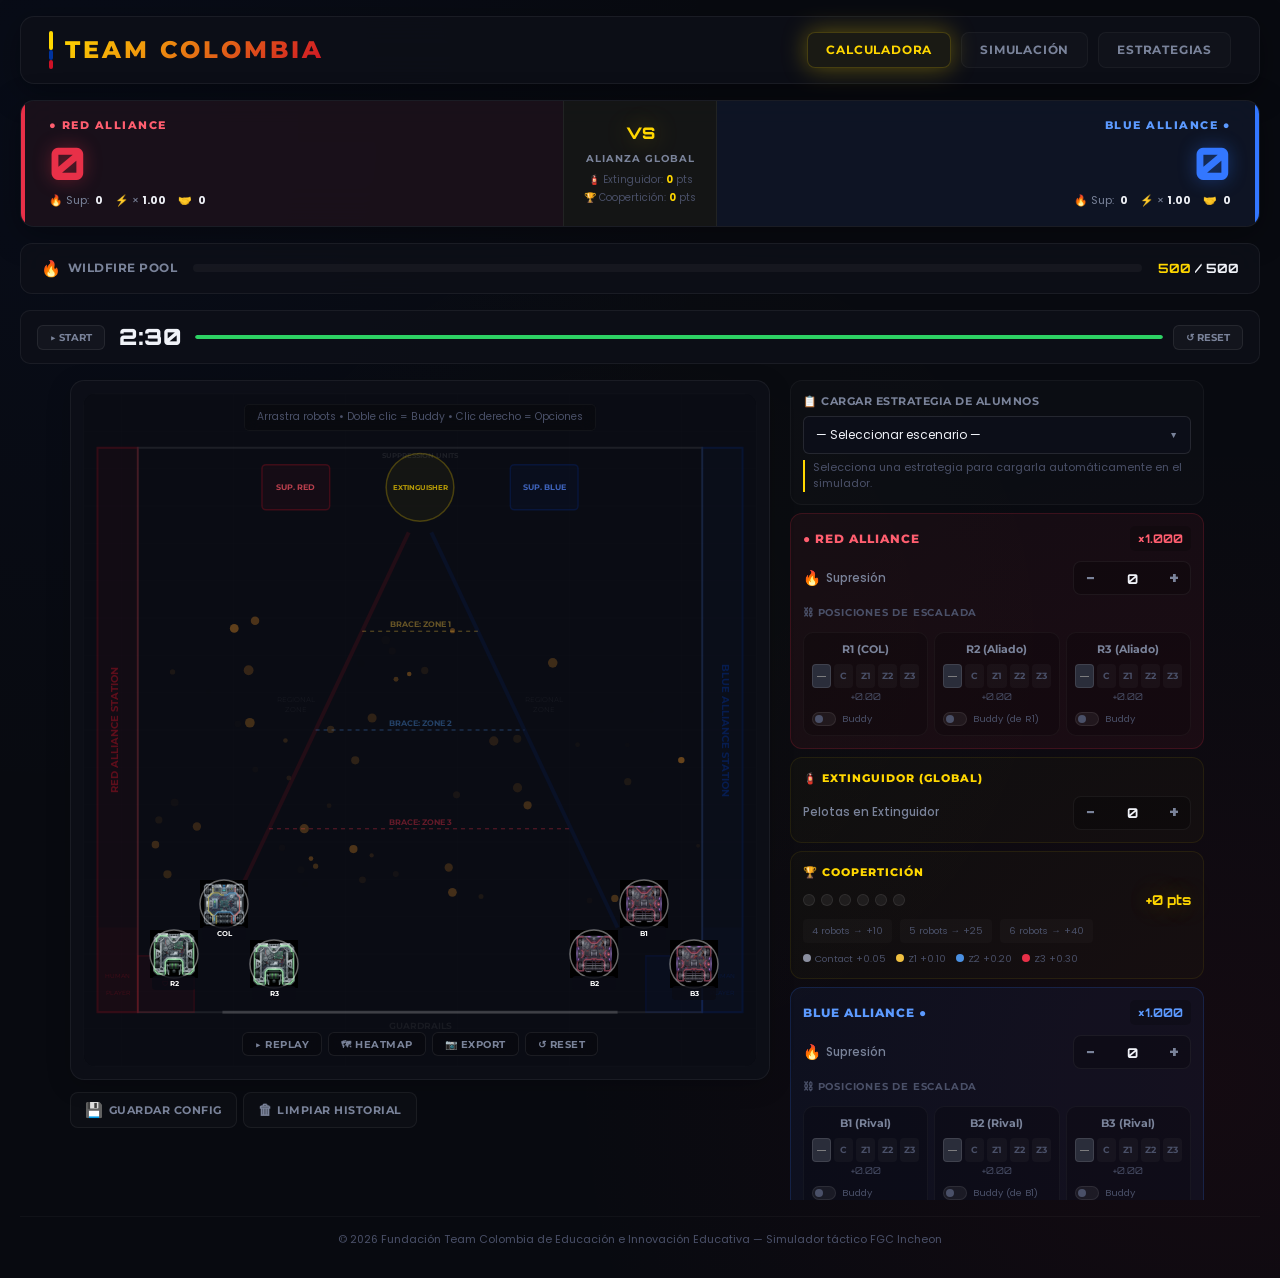
<file: index.html>
<!DOCTYPE html>
<html lang="es">
<head>
  <meta charset="UTF-8">
  <meta name="viewport" content="width=device-width, initial-scale=1.0">
  <title>Simulador de Juego FGC 2026 — Team Colombia | Igniting Innovation</title>
  <meta name="description" content="Simulador interactivo de puntuación para el FIRST Global Challenge 2026 Igniting Innovation. Calculadora visual con campo de juego tipo videojuego.">
  <link rel="icon" type="image/png" href="favicon.png">
  <link rel="preconnect" href="https://fonts.googleapis.com">
  <link rel="preconnect" href="https://fonts.gstatic.com" crossorigin>
  <link href="https://fonts.googleapis.com/css2?family=Montserrat:wght@400;600;700;800;900&family=Orbitron:wght@700;900&family=Poppins:wght@400;500;600&display=swap" rel="stylesheet">
  <link rel="stylesheet" href="style.css">
</head>
<body>
  <div class="app-container">

    <!-- ═══ Header ═══ -->
    <header class="app-header">
      <div class="logo-area">
        <span class="flag-stripe yellow"></span>
        <span class="flag-stripe blue"></span>
        <span class="flag-stripe red"></span>
        <h1>TEAM COLOMBIA</h1>
      </div>
      <nav class="nav-area">
        <a href="index.html" class="nav-link active">Calculadora</a>
        <a href="simulacion.html" class="nav-link">Simulación</a>
        <a href="estrategias.html" class="nav-link">Estrategias</a>
      </nav>
    </header>

    <!-- ═══ VS Scoreboard ═══ -->
    <div class="vs-scoreboard">
      <div class="vs-alliance red">
        <div class="vs-alliance-label">● RED ALLIANCE</div>
        <div class="vs-score" id="redTotalScore">0</div>
        <div class="vs-breakdown">
          <span>🔥 Sup: <strong id="redSupDisplay">0</strong></span>
          <span>⚡ ×<strong id="redMultDisplay">1.00</strong></span>
          <span>🤝 <strong id="redPartnerDisplay">0</strong></span>
        </div>
      </div>
      <div class="vs-center">
        <div class="vs-badge">VS</div>
        <div class="vs-global-label">Alianza Global</div>
        <div class="vs-global-items">
          <span>🧯 Extinguidor: <strong id="globalExtDisplay">0</strong> pts</span>
          <span>🏆 Coopertición: <strong id="globalCooptDisplay">0</strong> pts</span>
        </div>
      </div>
      <div class="vs-alliance blue">
        <div class="vs-alliance-label">BLUE ALLIANCE ●</div>
        <div class="vs-score" id="blueTotalScore">0</div>
        <div class="vs-breakdown">
          <span>🔥 Sup: <strong id="blueSupDisplay">0</strong></span>
          <span>⚡ ×<strong id="blueMultDisplay">1.00</strong></span>
          <span>🤝 <strong id="bluePartnerDisplay">0</strong></span>
        </div>
      </div>
    </div>

    <!-- ═══ Wildfire Pool ═══ -->
    <div class="wildfire-pool-bar">
      <div class="pool-label"><span class="fire-icon">🔥</span> WILDFIRE POOL</div>
      <div class="pool-track">
        <div class="pool-fill" id="poolFill">
          <div class="pool-fill-red" id="poolRed"></div>
          <div class="pool-fill-ext" id="poolExt"></div>
          <div class="pool-fill-blue" id="poolBlue"></div>
        </div>
      </div>
      <div class="pool-count"><span class="remaining" id="poolRemaining">500</span> / 500</div>
    </div>

    <!-- ═══ Timer Bar ═══ -->
    <div class="timer-bar">
      <button class="timer-btn" id="timerStartBtn">▶ START</button>
      <div class="timer-display" id="timerDisplay">2:30</div>
      <div class="timer-progress">
        <div class="timer-progress-fill" id="timerFill" style="width:100%"></div>
      </div>
      <button class="timer-btn" id="timerResetBtn">↺ RESET</button>
    </div>

    <!-- ═══ Main Workspace ═══ -->
    <div class="workspace">

      <!-- ─── Left: Field + Actions ─── -->
      <div class="field-panel">
        <div class="card" style="padding:12px;">
          <div class="canvas-wrapper">
            <canvas id="fieldCanvas" width="700" height="700"></canvas>
            <div class="canvas-tooltip" id="canvasTooltip">Arrastra robots • Doble clic = Buddy • Clic derecho = Opciones</div>
            <div class="canvas-hud">
              <button class="hud-btn" id="hudReplay">▶ Replay</button>
              <button class="hud-btn" id="hudHeatmap">🗺 Heatmap</button>
              <button class="hud-btn" id="hudExport">📷 Export</button>
              <button class="hud-btn" id="hudReset">↺ Reset</button>
            </div>
          </div>
        </div>

        <!-- Field Actions -->
        <div class="field-actions">
          <button class="action-btn" id="btnSaveConfig"><span class="icon">💾</span> Guardar Config</button>
          <button class="action-btn" id="btnClearLeaderboard"><span class="icon">🗑</span> Limpiar Historial</button>
        </div>

        <!-- Leaderboard -->
        <div class="card leaderboard-section" id="leaderboardCard" style="display:none;">
          <div class="card-header">
            <h3>🏆 LEADERBOARD DE CONFIGURACIONES</h3>
            <span class="badge">LOCAL</span>
          </div>
          <table class="leaderboard-table">
            <thead>
              <tr><th>#</th><th>Nombre</th><th>Red</th><th>Blue</th><th>Total</th></tr>
            </thead>
            <tbody id="leaderboardBody"></tbody>
          </table>
        </div>
      </div>

      <!-- ─── Right: Calculator Panel ─── -->
      <div class="calc-panel">

        <!-- Preset Selector -->
        <div class="preset-section">
          <label>📋 Cargar Estrategia de Alumnos</label>
          
          <!-- Hidden native select for engine compatibility -->
          <select id="presetSelect" style="display: none;">
            <option value="" disabled selected>— Seleccionar escenario —</option>
            <optgroup label="Equipo 1: Tania">
              <option value="tania_0">Peor Escenario (Buen Robot)</option>
              <option value="tania_1">Mismo Escenario + Rivales</option>
              <option value="tania_2">Mejor Escenario</option>
            </optgroup>
            <optgroup label="Equipo 2: Moncada & Ángel">
              <option value="moncada_0">Peor Escenario</option>
              <option value="moncada_1">Mismo Escenario + Rivales</option>
              <option value="moncada_2">2do Mejor Escenario</option>
              <option value="moncada_3">Mejor Escenario</option>
            </optgroup>
            <optgroup label="Equipo 3: Jhon & MdlA">
              <option value="jhon_0">Peor Escenario</option>
              <option value="jhon_1">Mejor Escenario</option>
            </optgroup>
            <optgroup label="Equipo 4: Sergio">
              <option value="team4_0">Peor Escenario</option>
              <option value="team4_1">Mejor Escenario</option>
            </optgroup>
          </select>

          <!-- Custom dropdown markup -->
          <div class="custom-dropdown" id="customPresetDropdown">
            <div class="dropdown-trigger" id="dropdownTrigger">
              <span id="dropdownSelectedValue">— Seleccionar escenario —</span>
              <span class="dropdown-arrow">▼</span>
            </div>
            <div class="dropdown-menu" id="dropdownMenu">
              <div class="dropdown-group">Equipo 1: Tania</div>
              <div class="dropdown-item" data-value="tania_0">Peor Escenario (Buen Robot)</div>
              <div class="dropdown-item" data-value="tania_1">Mismo Escenario + Rivales</div>
              <div class="dropdown-item" data-value="tania_2">Mejor Escenario</div>
              
              <div class="dropdown-group">Equipo 2: Moncada & Ángel</div>
              <div class="dropdown-item" data-value="moncada_0">Peor Escenario</div>
              <div class="dropdown-item" data-value="moncada_1">Mismo Escenario + Rivales</div>
              <div class="dropdown-item" data-value="moncada_2">2do Mejor Escenario</div>
              <div class="dropdown-item" data-value="moncada_3">Mejor Escenario</div>
              
              <div class="dropdown-group">Equipo 3: Jhon & MdlA</div>
              <div class="dropdown-item" data-value="jhon_0">Peor Escenario</div>
              <div class="dropdown-item" data-value="jhon_1">Mejor Escenario</div>
              
              <div class="dropdown-group">Equipo 4: Sergio</div>
              <div class="dropdown-item" data-value="team4_0">Peor Escenario</div>
              <div class="dropdown-item" data-value="team4_1">Mejor Escenario</div>
            </div>
          </div>

          <div class="preset-desc" id="presetDesc">Selecciona una estrategia para cargarla automáticamente en el simulador.</div>
        </div>

        <!-- ═══ RED ALLIANCE CALCULATOR ═══ -->
        <div class="alliance-calc red-calc">
          <div class="alliance-calc-header">
            <div class="alliance-calc-title">● Red Alliance</div>
            <div class="multiplier-badge" id="redMultBadge">×1.000</div>
          </div>

          <!-- Suppression Stepper -->
          <div class="stepper-row">
            <div class="stepper-label"><span class="icon">🔥</span> Supresión</div>
            <div class="stepper">
              <button class="stepper-btn" data-target="redSup" data-delta="-5">−</button>
              <input type="number" class="stepper-value" id="redSup" value="0" min="0" max="500">
              <button class="stepper-btn" data-target="redSup" data-delta="5">+</button>
            </div>
          </div>

          <!-- Climb Positions -->
          <div class="climb-section-label">⛓ Posiciones de Escalada</div>
          <div class="climb-grid">
            <!-- Red Robot 1 -->
            <div class="robot-climb-card">
              <div class="robot-name">R1 (COL)</div>
              <div class="zone-selector" data-robot="redR1">
                <div class="zone-opt" data-zone="none">—</div>
                <div class="zone-opt" data-zone="contact">C</div>
                <div class="zone-opt" data-zone="z1">Z1</div>
                <div class="zone-opt" data-zone="z2">Z2</div>
                <div class="zone-opt" data-zone="z3">Z3</div>
              </div>
              <div class="zone-bonus" id="redR1Bonus">+0.00</div>
              <div class="buddy-toggle" data-buddy="redR1">
                <div class="buddy-switch"></div>
                <div class="buddy-label">Buddy</div>
              </div>
            </div>
            <!-- Red Robot 2 -->
            <div class="robot-climb-card">
              <div class="robot-name">R2 (Aliado)</div>
              <div class="zone-selector" data-robot="redR2">
                <div class="zone-opt" data-zone="none">—</div>
                <div class="zone-opt" data-zone="contact">C</div>
                <div class="zone-opt" data-zone="z1">Z1</div>
                <div class="zone-opt" data-zone="z2">Z2</div>
                <div class="zone-opt" data-zone="z3">Z3</div>
              </div>
              <div class="zone-bonus" id="redR2Bonus">+0.00</div>
              <div class="buddy-toggle" data-buddy="redR2">
                <div class="buddy-switch"></div>
                <div class="buddy-label">Buddy (de R1)</div>
              </div>
            </div>
            <!-- Red Robot 3 -->
            <div class="robot-climb-card">
              <div class="robot-name">R3 (Aliado)</div>
              <div class="zone-selector" data-robot="redR3">
                <div class="zone-opt" data-zone="none">—</div>
                <div class="zone-opt" data-zone="contact">C</div>
                <div class="zone-opt" data-zone="z1">Z1</div>
                <div class="zone-opt" data-zone="z2">Z2</div>
                <div class="zone-opt" data-zone="z3">Z3</div>
              </div>
              <div class="zone-bonus" id="redR3Bonus">+0.00</div>
              <div class="buddy-row" style="display: flex; align-items: center; justify-content: space-between; width: 100%; gap: 4px;">
                <div class="buddy-toggle" data-buddy="redR3" style="flex: 1; min-width: 0;">
                  <div class="buddy-switch"></div>
                  <div class="buddy-label">Buddy</div>
                </div>
                <select class="buddy-target-select" id="redR3Target">
                  <option value="redR1">de R1</option>
                  <option value="redR2">de R2</option>
                </select>
              </div>
            </div>
          </div>
        </div>

        <!-- ═══ EXTINGUISHER (Global) ═══ -->
        <div class="extinguisher-card">
          <div class="ext-header">🧯 Extinguidor (Global)</div>
          <div class="stepper-row">
            <div class="stepper-label">Pelotas en Extinguidor</div>
            <div class="stepper">
              <button class="stepper-btn" data-target="extSup" data-delta="-5">−</button>
              <input type="number" class="stepper-value" id="extSup" value="0" min="0" max="500">
              <button class="stepper-btn" data-target="extSup" data-delta="5">+</button>
            </div>
          </div>
        </div>

        <!-- ═══ COOPERTITION ═══ -->
        <div class="coopertition-card">
          <div class="coopertition-header">🏆 Coopertición</div>
          <div style="display:flex; align-items:center; gap:12px;">
            <div class="coopt-indicators" id="cooptDots">
              <div class="coopt-dot" data-idx="0"></div>
              <div class="coopt-dot" data-idx="1"></div>
              <div class="coopt-dot" data-idx="2"></div>
              <div class="coopt-dot" data-idx="3"></div>
              <div class="coopt-dot" data-idx="4"></div>
              <div class="coopt-dot" data-idx="5"></div>
            </div>
            <div class="coopt-bonus" id="cooptBonus">+0 pts</div>
          </div>
          <div class="coopt-tiers">
            <div class="coopt-tier" data-tier="4" id="tier4">4 robots → +10</div>
            <div class="coopt-tier" data-tier="5" id="tier5">5 robots → +25</div>
            <div class="coopt-tier" data-tier="6" id="tier6">6 robots → +40</div>
          </div>
          <div class="climb-legend">
            <div class="legend-item"><div class="legend-dot contact"></div> Contact +0.05</div>
            <div class="legend-item"><div class="legend-dot z1"></div> Z1 +0.10</div>
            <div class="legend-item"><div class="legend-dot z2"></div> Z2 +0.20</div>
            <div class="legend-item"><div class="legend-dot z3"></div> Z3 +0.30</div>
          </div>
        </div>

        <!-- ═══ BLUE ALLIANCE CALCULATOR ═══ -->
        <div class="alliance-calc blue-calc">
          <div class="alliance-calc-header">
            <div class="alliance-calc-title">Blue Alliance ●</div>
            <div class="multiplier-badge" id="blueMultBadge">×1.000</div>
          </div>

          <!-- Suppression Stepper -->
          <div class="stepper-row">
            <div class="stepper-label"><span class="icon">🔥</span> Supresión</div>
            <div class="stepper">
              <button class="stepper-btn" data-target="blueSup" data-delta="-5">−</button>
              <input type="number" class="stepper-value" id="blueSup" value="0" min="0" max="500">
              <button class="stepper-btn" data-target="blueSup" data-delta="5">+</button>
            </div>
          </div>

          <!-- Climb Positions -->
          <div class="climb-section-label">⛓ Posiciones de Escalada</div>
          <div class="climb-grid">
            <!-- Blue Robot 1 -->
            <div class="robot-climb-card">
              <div class="robot-name">B1 (Rival)</div>
              <div class="zone-selector" data-robot="blueR1">
                <div class="zone-opt" data-zone="none">—</div>
                <div class="zone-opt" data-zone="contact">C</div>
                <div class="zone-opt" data-zone="z1">Z1</div>
                <div class="zone-opt" data-zone="z2">Z2</div>
                <div class="zone-opt" data-zone="z3">Z3</div>
              </div>
              <div class="zone-bonus" id="blueR1Bonus">+0.00</div>
              <div class="buddy-toggle" data-buddy="blueR1">
                <div class="buddy-switch"></div>
                <div class="buddy-label">Buddy</div>
              </div>
            </div>
             <!-- Blue Robot 2 -->
            <div class="robot-climb-card">
              <div class="robot-name">B2 (Rival)</div>
              <div class="zone-selector" data-robot="blueR2">
                <div class="zone-opt" data-zone="none">—</div>
                <div class="zone-opt" data-zone="contact">C</div>
                <div class="zone-opt" data-zone="z1">Z1</div>
                <div class="zone-opt" data-zone="z2">Z2</div>
                <div class="zone-opt" data-zone="z3">Z3</div>
              </div>
              <div class="zone-bonus" id="blueR2Bonus">+0.00</div>
              <div class="buddy-toggle" data-buddy="blueR2">
                <div class="buddy-switch"></div>
                <div class="buddy-label">Buddy (de B1)</div>
              </div>
            </div>
            <!-- Blue Robot 3 -->
            <div class="robot-climb-card">
              <div class="robot-name">B3 (Rival)</div>
              <div class="zone-selector" data-robot="blueR3">
                <div class="zone-opt" data-zone="none">—</div>
                <div class="zone-opt" data-zone="contact">C</div>
                <div class="zone-opt" data-zone="z1">Z1</div>
                <div class="zone-opt" data-zone="z2">Z2</div>
                <div class="zone-opt" data-zone="z3">Z3</div>
              </div>
              <div class="zone-bonus" id="blueR3Bonus">+0.00</div>
              <div class="buddy-row" style="display: flex; align-items: center; justify-content: space-between; width: 100%; gap: 4px;">
                <div class="buddy-toggle" data-buddy="blueR3" style="flex: 1; min-width: 0;">
                  <div class="buddy-switch"></div>
                  <div class="buddy-label">Buddy</div>
                </div>
                <select class="buddy-target-select" id="blueR3Target">
                  <option value="blueR1">de B1</option>
                  <option value="blueR2">de B2</option>
                </select>
              </div>
            </div>
          </div>
        </div>

      </div><!-- /calc-panel -->
    </div><!-- /workspace -->

    <!-- ═══ Footer ═══ -->
    <footer class="app-footer">
      <p>&copy; 2026 Fundación Team Colombia de Educación e Innovación Educativa — Simulador táctico FGC Incheon</p>
    </footer>
  </div>

  <!-- Context Menu (hidden) -->
  <div class="context-menu" id="contextMenu">
    <div class="ctx-item" data-action="moveZ3">⬆ Mover a Zona 3</div>
    <div class="ctx-item" data-action="moveZ2">⬆ Mover a Zona 2</div>
    <div class="ctx-item" data-action="moveZ1">⬆ Mover a Zona 1</div>
    <div class="ctx-item" data-action="moveContact">⬆ Mover a Contacto</div>
    <div class="ctx-sep"></div>
    <div class="ctx-item" id="ctxConnectR1" data-action="connectR1">🔗 Conectar a R1 / B1</div>
    <div class="ctx-item" id="ctxConnectR2" data-action="connectR2">🔗 Conectar a R2 / B2</div>
    <div class="ctx-item" id="ctxDisconnect" data-action="disconnectBuddy">🔗 Desconectar Buddy</div>
    <div class="ctx-sep" id="ctxBuddySep"></div>
    <div class="ctx-item" data-action="resetRobot">↺ Resetear Robot</div>
  </div>

  <script src="index.js"></script>
</body>
</html>
</file>
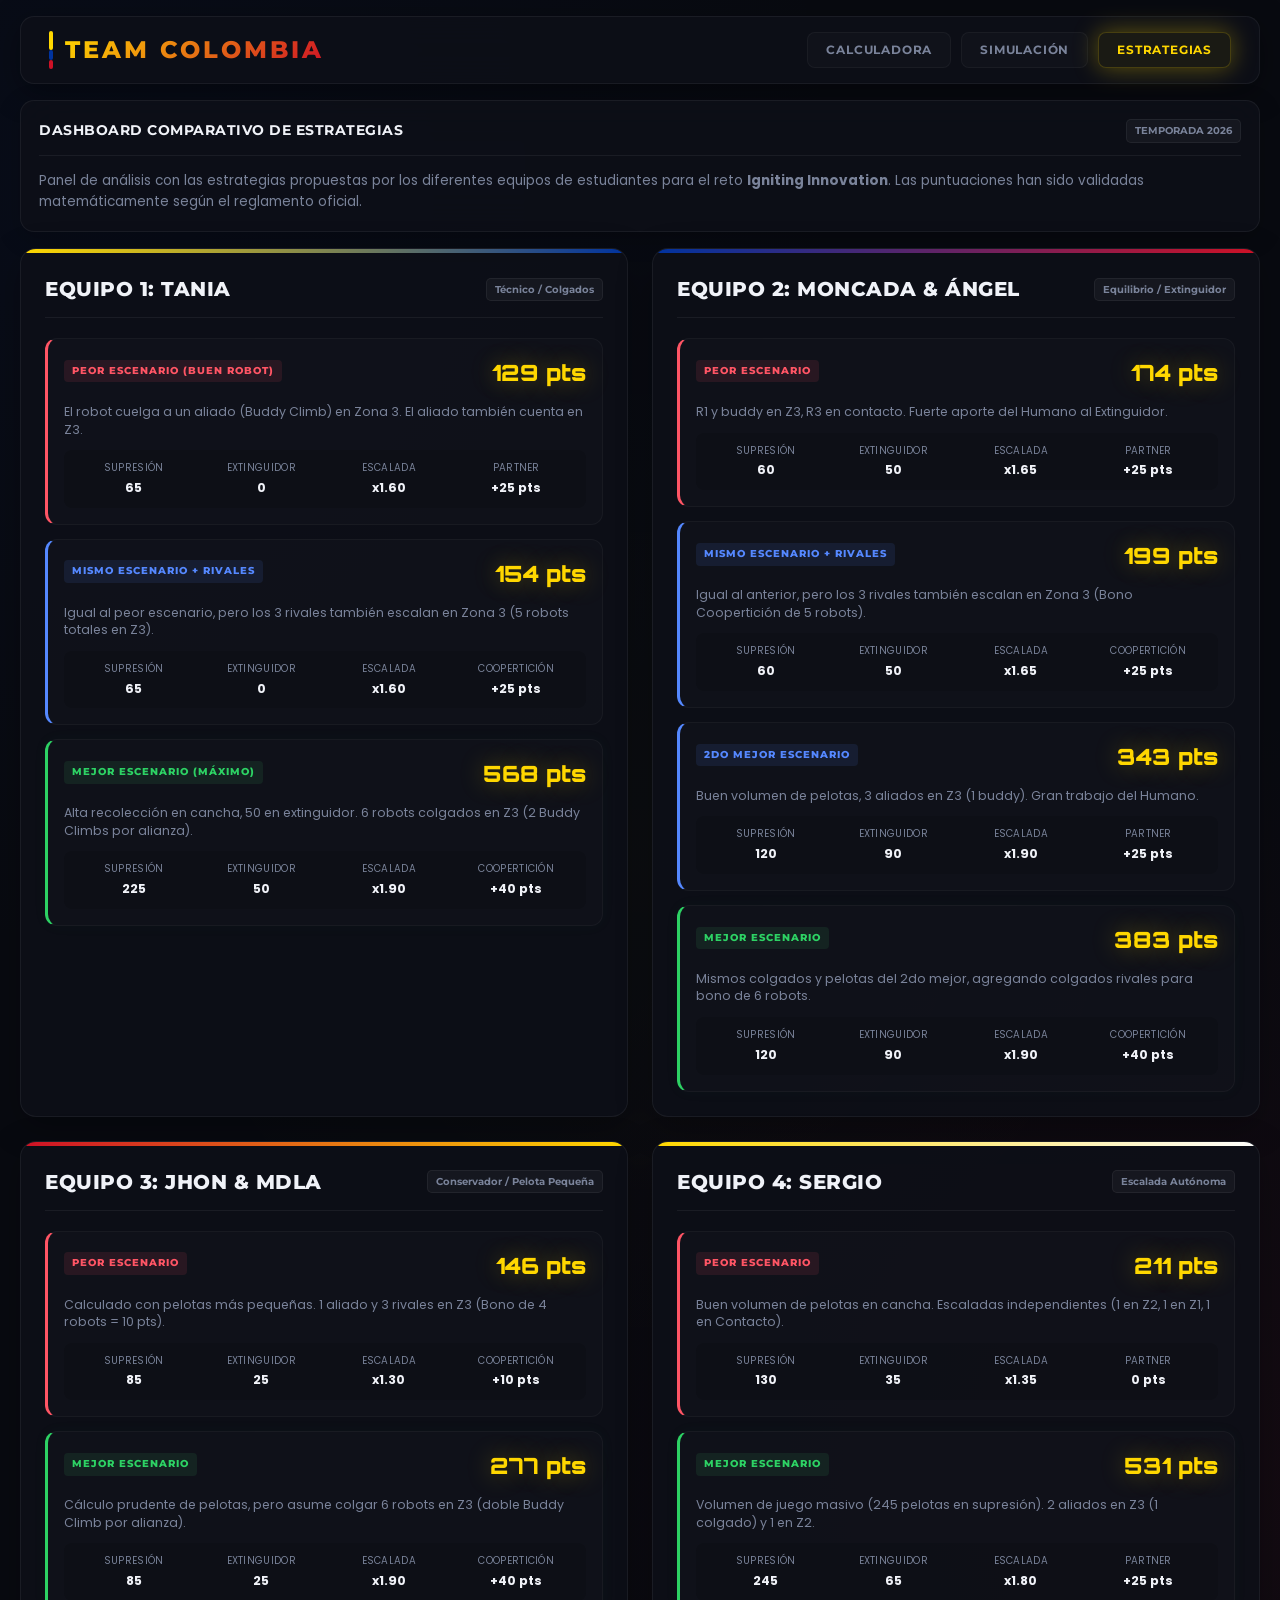
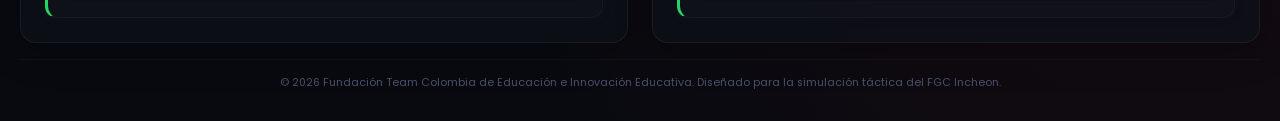
<file: estrategias.html>
<!DOCTYPE html>
<html lang="es">
<head>
  <meta charset="UTF-8">
  <meta name="viewport" content="width=device-width, initial-scale=1.0">
  <title>Estrategias de Alumnos FGC 2026 - Team Colombia</title>
  <link rel="icon" type="image/png" href="favicon.png">
  <!-- Google Fonts: Montserrat (titles), Orbitron (numbers), Poppins (text) -->
  <link rel="preconnect" href="https://fonts.googleapis.com">
  <link rel="preconnect" href="https://fonts.gstatic.com" crossorigin>
  <link href="https://fonts.googleapis.com/css2?family=Montserrat:wght@400;600;700;800&family=Orbitron:wght@700;900&family=Poppins:wght@400;500;600&display=swap" rel="stylesheet">
  <link rel="stylesheet" href="style.css">
</head>
<body>
  <div class="app-container">
    <!-- Header with Decoupled Navigation -->
    <header class="app-header">
      <div class="logo-area">
        <span class="flag-stripe yellow"></span>
        <span class="flag-stripe blue"></span>
        <span class="flag-stripe red"></span>
        <h1>TEAM COLOMBIA</h1>
      </div>
      <nav class="nav-area">
        <a href="index.html" class="nav-link">Calculadora</a>
        <a href="simulacion.html" class="nav-link">Simulación</a>
        <a href="estrategias.html" class="nav-link active">Estrategias</a>
      </nav>
    </header>

    <!-- Header Description -->
    <section class="card">
      <div class="card-header">
        <h3>DASHBOARD COMPARATIVO DE ESTRATEGIAS</h3>
        <span class="badge">TEMPORADA 2026</span>
      </div>
      <p style="font-size: 0.85rem; color: var(--color-text-muted);">
        Panel de análisis con las estrategias propuestas por los diferentes equipos de estudiantes para el reto <strong>Igniting Innovation</strong>. Las puntuaciones han sido validadas matemáticamente según el reglamento oficial.
      </p>
    </section>

    <!-- Strategies Comparison Grid -->
    <main class="strategies-grid">
      
      <!-- Team 1: Tania -->
      <div class="team-card team-tania">
        <div class="team-header">
          <h3>EQUIPO 1: TANIA</h3>
          <span class="badge">Técnico / Colgados</span>
        </div>
        
        <div class="scenarios-container">
          <!-- Worst Scenario -->
          <div class="scenario-card worst">
            <div class="scenario-top-line">
              <span class="scenario-type-badge">Peor Escenario (Buen Robot)</span>
              <div class="scenario-points">129 pts</div>
            </div>
            <p class="scenario-spec-text">El robot cuelga a un aliado (Buddy Climb) en Zona 3. El aliado también cuenta en Z3.</p>
            <div class="spec-metrics-grid">
              <div class="metric-box"><span>Supresión</span><strong>65</strong></div>
              <div class="metric-box"><span>Extinguidor</span><strong>0</strong></div>
              <div class="metric-box"><span>Escalada</span><strong>x1.60</strong></div>
              <div class="metric-box"><span>Partner</span><strong>+25 pts</strong></div>
            </div>
          </div>

          <!-- Same Scenario -->
          <div class="scenario-card same">
            <div class="scenario-top-line">
              <span class="scenario-type-badge">Mismo Escenario + Rivales</span>
              <div class="scenario-points">154 pts</div>
            </div>
            <p class="scenario-spec-text">Igual al peor escenario, pero los 3 rivales también escalan en Zona 3 (5 robots totales en Z3).</p>
            <div class="spec-metrics-grid">
              <div class="metric-box"><span>Supresión</span><strong>65</strong></div>
              <div class="metric-box"><span>Extinguidor</span><strong>0</strong></div>
              <div class="metric-box"><span>Escalada</span><strong>x1.60</strong></div>
              <div class="metric-box"><span>Coopertición</span><strong>+25 pts</strong></div>
            </div>
          </div>

          <!-- Best Scenario -->
          <div class="scenario-card best">
            <div class="scenario-top-line">
              <span class="scenario-type-badge">Mejor Escenario (Máximo)</span>
              <div class="scenario-points">568 pts</div>
            </div>
            <p class="scenario-spec-text">Alta recolección en cancha, 50 en extinguidor. 6 robots colgados en Z3 (2 Buddy Climbs por alianza).</p>
            <div class="spec-metrics-grid">
              <div class="metric-box"><span>Supresión</span><strong>225</strong></div>
              <div class="metric-box"><span>Extinguidor</span><strong>50</strong></div>
              <div class="metric-box"><span>Escalada</span><strong>x1.90</strong></div>
              <div class="metric-box"><span>Coopertición</span><strong>+40 pts</strong></div>
            </div>
          </div>
        </div>
      </div>

      <!-- Team 2: Moncada & Ángel -->
      <div class="team-card team-moncada">
        <div class="team-header">
          <h3>EQUIPO 2: MONCADA & ÁNGEL</h3>
          <span class="badge">Equilibrio / Extinguidor</span>
        </div>
        
        <div class="scenarios-container">
          <!-- Worst Scenario -->
          <div class="scenario-card worst">
            <div class="scenario-top-line">
              <span class="scenario-type-badge">Peor Escenario</span>
              <div class="scenario-points">174 pts</div>
            </div>
            <p class="scenario-spec-text">R1 y buddy en Z3, R3 en contacto. Fuerte aporte del Humano al Extinguidor.</p>
            <div class="spec-metrics-grid">
              <div class="metric-box"><span>Supresión</span><strong>60</strong></div>
              <div class="metric-box"><span>Extinguidor</span><strong>50</strong></div>
              <div class="metric-box"><span>Escalada</span><strong>x1.65</strong></div>
              <div class="metric-box"><span>Partner</span><strong>+25 pts</strong></div>
            </div>
          </div>

          <!-- Same Scenario -->
          <div class="scenario-card same">
            <div class="scenario-top-line">
              <span class="scenario-type-badge">Mismo Escenario + Rivales</span>
              <div class="scenario-points">199 pts</div>
            </div>
            <p class="scenario-spec-text">Igual al anterior, pero los 3 rivales también escalan en Zona 3 (Bono Coopertición de 5 robots).</p>
            <div class="spec-metrics-grid">
              <div class="metric-box"><span>Supresión</span><strong>60</strong></div>
              <div class="metric-box"><span>Extinguidor</span><strong>50</strong></div>
              <div class="metric-box"><span>Escalada</span><strong>x1.65</strong></div>
              <div class="metric-box"><span>Coopertición</span><strong>+25 pts</strong></div>
            </div>
          </div>

          <!-- 2nd Best Scenario -->
          <div class="scenario-card same">
            <div class="scenario-top-line">
              <span class="scenario-type-badge">2do Mejor Escenario</span>
              <div class="scenario-points">343 pts</div>
            </div>
            <p class="scenario-spec-text">Buen volumen de pelotas, 3 aliados en Z3 (1 buddy). Gran trabajo del Humano.</p>
            <div class="spec-metrics-grid">
              <div class="metric-box"><span>Supresión</span><strong>120</strong></div>
              <div class="metric-box"><span>Extinguidor</span><strong>90</strong></div>
              <div class="metric-box"><span>Escalada</span><strong>x1.90</strong></div>
              <div class="metric-box"><span>Partner</span><strong>+25 pts</strong></div>
            </div>
          </div>

          <!-- Best Scenario -->
          <div class="scenario-card best">
            <div class="scenario-top-line">
              <span class="scenario-type-badge">Mejor Escenario</span>
              <div class="scenario-points">383 pts</div>
            </div>
            <p class="scenario-spec-text">Mismos colgados y pelotas del 2do mejor, agregando colgados rivales para bono de 6 robots.</p>
            <div class="spec-metrics-grid">
              <div class="metric-box"><span>Supresión</span><strong>120</strong></div>
              <div class="metric-box"><span>Extinguidor</span><strong>90</strong></div>
              <div class="metric-box"><span>Escalada</span><strong>x1.90</strong></div>
              <div class="metric-box"><span>Coopertición</span><strong>+40 pts</strong></div>
            </div>
          </div>
        </div>
      </div>

      <!-- Team 3: Jhon & MdlA -->
      <div class="team-card team-jhon">
        <div class="team-header">
          <h3>EQUIPO 3: JHON & MDLA</h3>
          <span class="badge">Conservador / Pelota Pequeña</span>
        </div>
        
        <div class="scenarios-container">
          <!-- Worst Scenario -->
          <div class="scenario-card worst">
            <div class="scenario-top-line">
              <span class="scenario-type-badge">Peor Escenario</span>
              <div class="scenario-points">146 pts</div>
            </div>
            <p class="scenario-spec-text">Calculado con pelotas más pequeñas. 1 aliado y 3 rivales en Z3 (Bono de 4 robots = 10 pts).</p>
            <div class="spec-metrics-grid">
              <div class="metric-box"><span>Supresión</span><strong>85</strong></div>
              <div class="metric-box"><span>Extinguidor</span><strong>25</strong></div>
              <div class="metric-box"><span>Escalada</span><strong>x1.30</strong></div>
              <div class="metric-box"><span>Coopertición</span><strong>+10 pts</strong></div>
            </div>
          </div>

          <!-- Best Scenario -->
          <div class="scenario-card best">
            <div class="scenario-top-line">
              <span class="scenario-type-badge">Mejor Escenario</span>
              <div class="scenario-points">277 pts</div>
            </div>
            <p class="scenario-spec-text">Cálculo prudente de pelotas, pero asume colgar 6 robots en Z3 (doble Buddy Climb por alianza).</p>
            <div class="spec-metrics-grid">
              <div class="metric-box"><span>Supresión</span><strong>85</strong></div>
              <div class="metric-box"><span>Extinguidor</span><strong>25</strong></div>
              <div class="metric-box"><span>Escalada</span><strong>x1.90</strong></div>
              <div class="metric-box"><span>Coopertición</span><strong>+40 pts</strong></div>
            </div>
          </div>
        </div>
      </div>

      <!-- Team 4 -->
      <div class="team-card team-team4">
        <div class="team-header">
          <h3>EQUIPO 4: SERGIO</h3>
          <span class="badge">Escalada Autónoma</span>
        </div>
        
        <div class="scenarios-container">
          <!-- Worst Scenario -->
          <div class="scenario-card worst">
            <div class="scenario-top-line">
              <span class="scenario-type-badge">Peor Escenario</span>
              <div class="scenario-points">211 pts</div>
            </div>
            <p class="scenario-spec-text">Buen volumen de pelotas en cancha. Escaladas independientes (1 en Z2, 1 en Z1, 1 en Contacto).</p>
            <div class="spec-metrics-grid">
              <div class="metric-box"><span>Supresión</span><strong>130</strong></div>
              <div class="metric-box"><span>Extinguidor</span><strong>35</strong></div>
              <div class="metric-box"><span>Escalada</span><strong>x1.35</strong></div>
              <div class="metric-box"><span>Partner</span><strong>0 pts</strong></div>
            </div>
          </div>

          <!-- Best Scenario -->
          <div class="scenario-card best">
            <div class="scenario-top-line">
              <span class="scenario-type-badge">Mejor Escenario</span>
              <div class="scenario-points">531 pts</div>
            </div>
            <p class="scenario-spec-text">Volumen de juego masivo (245 pelotas en supresión). 2 aliados en Z3 (1 colgado) y 1 en Z2.</p>
            <div class="spec-metrics-grid">
              <div class="metric-box"><span>Supresión</span><strong>245</strong></div>
              <div class="metric-box"><span>Extinguidor</span><strong>65</strong></div>
              <div class="metric-box"><span>Escalada</span><strong>x1.80</strong></div>
              <div class="metric-box"><span>Partner</span><strong>+25 pts</strong></div>
            </div>
          </div>
        </div>
      </div>

    </main>

    <!-- Footer -->
    <footer class="app-footer">
      <p>&copy; 2026 Fundación Team Colombia de Educación e Innovación Educativa. Diseñado para la simulación táctica del FGC Incheon.</p>
    </footer>
  </div>
</body>
</html>
</file>
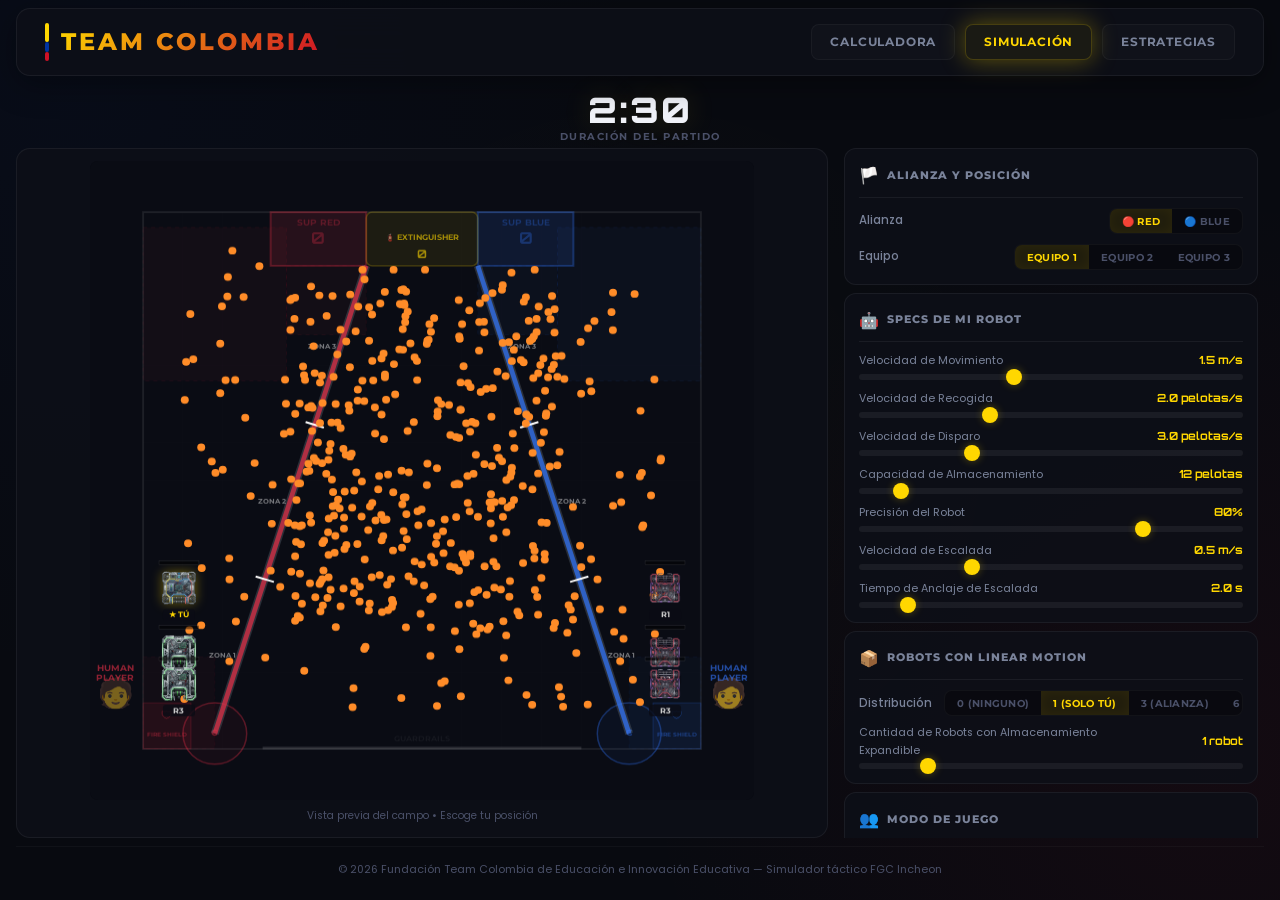
<file: simulacion.html>
<!DOCTYPE html>
<html lang="es">
<head>
  <meta charset="UTF-8">
  <meta name="viewport" content="width=device-width, initial-scale=1.0">
  <title>Simulación en Tiempo Real FGC 2026 — Team Colombia</title>
  <meta name="description" content="Simulador interactivo en tiempo real del partido FGC 2026 Igniting Innovation. Controla tu robot con WASD, recoge wildfires y anota puntos.">
  <link rel="icon" type="image/png" href="favicon.png">
  <link rel="preconnect" href="https://fonts.googleapis.com">
  <link rel="preconnect" href="https://fonts.gstatic.com" crossorigin>
  <link href="https://fonts.googleapis.com/css2?family=Montserrat:wght@400;600;700;800;900&family=Orbitron:wght@700;900&family=Poppins:wght@400;500;600&display=swap" rel="stylesheet">
  <link rel="stylesheet" href="style.css">
  <link rel="stylesheet" href="simulacion.css">
</head>
<body>
  <div class="app-container sim-app">

    <!-- ═══ Header ═══ -->
    <header class="app-header">
      <div class="logo-area">
        <span class="flag-stripe yellow"></span>
        <span class="flag-stripe blue"></span>
        <span class="flag-stripe red"></span>
        <h1>TEAM COLOMBIA</h1>
      </div>
      <nav class="nav-area">
        <a href="index.html" class="nav-link">Calculadora</a>
        <a href="simulacion.html" class="nav-link active">Simulación</a>
        <a href="estrategias.html" class="nav-link">Estrategias</a>
      </nav>
    </header>

    <!-- ═══════════════════════════════════════════════════════════
         PHASE 1: SETUP SCREEN
         ═══════════════════════════════════════════════════════════ -->
    <div id="setupScreen" class="sim-phase">

      <!-- Big Timer Preview -->
      <div class="setup-timer-preview">
        <div class="setup-timer-value">2:30</div>
        <div class="setup-timer-label">DURACIÓN DEL PARTIDO</div>
      </div>

      <div class="setup-workspace">
        <!-- Left: Field Preview -->
        <div class="setup-field-preview">
          <canvas id="setupCanvas" width="500" height="500"></canvas>
          <div class="setup-field-hint">Vista previa del campo • Escoge tu posición</div>
        </div>

        <!-- Right: Configuration Panel -->
        <div class="setup-config">

          <!-- Alliance & Position -->
          <div class="config-card">
            <div class="config-card-header">
              <span class="config-icon">🏳️</span>
              <h3>ALIANZA Y POSICIÓN</h3>
            </div>
            <div class="config-row">
              <label>Alianza</label>
              <div class="toggle-group" id="allianceToggle">
                <button class="toggle-btn active" data-value="red">🔴 Red</button>
                <button class="toggle-btn" data-value="blue">🔵 Blue</button>
              </div>
            </div>
            <div class="config-row">
              <label>Equipo</label>
              <div class="toggle-group" id="teamToggle">
                <button class="toggle-btn active" data-value="1">Equipo 1</button>
                <button class="toggle-btn" data-value="2">Equipo 2</button>
                <button class="toggle-btn" data-value="3">Equipo 3</button>
              </div>
            </div>
          </div>

          <!-- Robot Specs -->
          <div class="config-card">
            <div class="config-card-header">
              <span class="config-icon">🤖</span>
              <h3>SPECS DE MI ROBOT</h3>
            </div>
            <div class="spec-row">
              <div class="spec-info">
                <label>Velocidad de Movimiento</label>
                <span class="spec-unit" id="moveSpeedVal">1.5 m/s</span>
              </div>
              <input type="range" class="spec-slider" id="moveSpeed" min="0.5" max="3.0" step="0.1" value="1.5">
            </div>
            <div class="spec-row">
              <div class="spec-info">
                <label>Velocidad de Recogida</label>
                <span class="spec-unit" id="pickupSpeedVal">2.0 pelotas/s</span>
              </div>
              <input type="range" class="spec-slider" id="pickupSpeed" min="0.5" max="5.0" step="0.5" value="2.0">
            </div>
            <div class="spec-row">
              <div class="spec-info">
                <label>Velocidad de Disparo</label>
                <span class="spec-unit" id="shotSpeedVal">3.0 pelotas/s</span>
              </div>
              <input type="range" class="spec-slider" id="shotSpeed" min="1.0" max="8.0" step="0.5" value="3.0">
            </div>
            <div class="spec-row">
              <div class="spec-info">
                <label>Capacidad de Almacenamiento</label>
                <span class="spec-unit" id="capacityVal">12 pelotas</span>
              </div>
              <input type="range" class="spec-slider" id="capacity" min="3" max="100" step="1" value="12">
            </div>
            <div class="spec-row">
              <div class="spec-info">
                <label>Precisión del Robot</label>
                <span class="spec-unit" id="accuracyVal">80%</span>
              </div>
              <input type="range" class="spec-slider" id="accuracy" min="20" max="100" step="5" value="80">
            </div>
            <div class="spec-row">
              <div class="spec-info">
                <label>Velocidad de Escalada</label>
                <span class="spec-unit" id="climbSpeedVal">0.5 m/s</span>
              </div>
              <input type="range" class="spec-slider" id="climbSpeed" min="0.1" max="1.5" step="0.1" value="0.5">
            </div>
            <div class="spec-row">
              <div class="spec-info">
                <label>Tiempo de Anclaje de Escalada</label>
                <span class="spec-unit" id="climbAnchorTimeVal">2.0 s</span>
              </div>
              <input type="range" class="spec-slider" id="climbAnchorTime" min="1.0" max="10.0" step="0.5" value="2.0">
            </div>
          </div>

          <!-- Linear Motion Configuration -->
          <div class="config-card">
            <div class="config-card-header">
              <span class="config-icon">📦</span>
              <h3>ROBOTS CON LINEAR MOTION</h3>
            </div>
            <div class="config-row">
              <label>Distribución</label>
              <div class="toggle-group" id="linearRobotsToggle">
                <button class="toggle-btn" data-value="0">0 (Ninguno)</button>
                <button class="toggle-btn active" data-value="1">1 (Solo Tú)</button>
                <button class="toggle-btn" data-value="3">3 (Alianza)</button>
                <button class="toggle-btn" data-value="6">6 (Todos)</button>
              </div>
            </div>
            <div class="spec-row" style="margin-top: -2px;">
              <div class="spec-info">
                <label>Cantidad de Robots con Almacenamiento Expandible</label>
                <span class="spec-unit" id="linearRobotsCountVal">1 robot</span>
              </div>
              <input type="range" class="spec-slider" id="linearRobotsCount" min="0" max="6" step="1" value="1">
            </div>
          </div>

          <!-- Modo de Juego -->
          <div class="config-card">
            <div class="config-card-header">
              <span class="config-icon">👥</span>
              <h3>MODO DE JUEGO</h3>
            </div>
            <div class="config-row">
              <label>Jugadores</label>
              <div class="toggle-group" id="gameModeToggle">
                <button class="toggle-btn active" data-value="1">1 Jugador 👤</button>
                <button class="toggle-btn" data-value="2">2 Jugadores 👥</button>
              </div>
            </div>
            <div class="config-row" id="coopModeRow" style="display: none; margin-top: 10px; border-top: 1px dashed rgba(255,255,255,0.06); padding-top: 10px;">
              <label>Relación de Alianza</label>
              <div class="toggle-group" id="coopRelationToggle">
                <button class="toggle-btn active" data-value="teammates">Compañeros 🤝</button>
                <button class="toggle-btn" data-value="rivals">Rivales ⚔️</button>
              </div>
            </div>
          </div>

          <!-- Bot Difficulty -->
          <div class="config-card">
            <div class="config-card-header">
              <span class="config-icon">🎮</span>
              <h3>DIFICULTAD DE BOTS</h3>
            </div>
            <div class="config-row">
              <label>Aliados</label>
              <div class="toggle-group" id="allyDifficulty">
                <button class="toggle-btn" data-value="0.0">Nula</button>
                <button class="toggle-btn" data-value="0.6">Básica</button>
                <button class="toggle-btn active" data-value="0.8">Media</button>
                <button class="toggle-btn" data-value="1.0">Fuerte</button>
              </div>
            </div>
            <div class="spec-row" style="margin-top: -2px; margin-bottom: 6px;">
              <div class="spec-info">
                <label>Ajuste Aliados</label>
                <span class="spec-unit" id="allyDiffVal">0.80</span>
              </div>
              <input type="range" class="spec-slider" id="allyDiffSlider" min="0.0" max="1.0" step="0.05" value="0.80">
            </div>

            <div class="config-row" style="margin-top: 4px;">
              <label>Rivales</label>
              <div class="toggle-group" id="rivalDifficulty">
                <button class="toggle-btn" data-value="0.0">Nula</button>
                <button class="toggle-btn" data-value="0.6">Básica</button>
                <button class="toggle-btn active" data-value="0.8">Media</button>
                <button class="toggle-btn" data-value="1.0">Fuerte</button>
              </div>
            </div>
            <div class="spec-row" style="margin-top: -2px; margin-bottom: 4px;">
              <div class="spec-info">
                <label>Ajuste Rivales</label>
                <span class="spec-unit" id="rivalDiffVal">0.80</span>
              </div>
              <input type="range" class="spec-slider" id="rivalDiffSlider" min="0.0" max="1.0" step="0.05" value="0.80">
            </div>
          </div>

          <!-- Human Player -->
          <div class="config-card">
            <div class="config-card-header">
              <span class="config-icon">🧑</span>
              <h3>HUMAN PLAYER</h3>
            </div>
            <div class="spec-row">
              <div class="spec-info">
                <label>Precisión del Humano</label>
                <span class="spec-unit" id="hpAccuracyVal">70%</span>
              </div>
              <input type="range" class="spec-slider hp-slider" id="hpAccuracy" min="10" max="100" step="5" value="70">
            </div>
          </div>

          <!-- Gamepad Config Card -->
          <div class="config-card gamepad-card">
            <div class="config-card-header">
              <span class="config-icon">🎮</span>
              <h3>CONTROL POR MANDO</h3>
            </div>
            <div class="gamepad-status-row">
              <div class="gamepad-status-info">
                <span class="gamepad-status-badge disconnected" id="gamepadStatusBadge">
                  <span class="status-dot"></span>
                  <span id="gamepadStatusText">Sin Mando Conectado</span>
                </span>
                <span class="gamepad-subtext" id="gamepadSubtext">Conecta tu mando PlayStation por USB y presiona cualquier botón</span>
              </div>
              <button type="button" class="gamepad-map-btn" id="openGamepadModalBtn">
                ⚙️ Mapear Botones
              </button>
            </div>
          </div>

          <!-- Start Button -->
          <button class="start-match-btn" id="startMatchBtn">
            <span class="start-icon">▶</span>
            <span>INICIAR PARTIDO</span>
          </button>

        </div>
      </div>
    </div>

    <!-- ═══════════════════════════════════════════════════════════
         PHASE 2: IN-GAME
         ═══════════════════════════════════════════════════════════ -->
    <div id="gameScreen" class="sim-phase" style="display:none;">
      <div class="game-container">
        
        <!-- Left Sidebar: RED Alliance -->
        <aside class="game-sidebar red">
          <div class="sidebar-header red">
            <span class="alliance-dot">🔴</span>
            <h2>RED ALLIANCE</h2>
          </div>
          
          <div class="sidebar-main-score red">
            <div class="sidebar-score-val" id="gsRedScore">0</div>
            <div class="sidebar-score-lbl">PUNTOS REGIONALES</div>
          </div>
          
          <div class="sidebar-stats-list">
            <div class="sidebar-stat-item">
              <span>Supresión Red</span>
              <strong id="gsRedSup">0</strong>
            </div>
            <div class="sidebar-stat-item">
              <span>Cola Human Player</span>
              <strong id="gsRedHPQueue">0</strong>
            </div>
            <div class="sidebar-stat-item">
              <span>Dificultad Bots</span>
              <strong id="gsRedBotDiff">Media</strong>
            </div>
          </div>
          
          <div class="sidebar-divider"></div>
          
          <div class="player-hud-card">
            <h3 id="p1Header">👤 JUGADOR 1 (WASD)</h3>
            <div class="hud-field">
              <span class="hud-lbl">Inventario</span>
              <span class="hud-val" id="hudRedInv">0 / 12</span>
            </div>
            <div class="hud-field">
              <span class="hud-lbl">Linear Motion</span>
              <span class="hud-val" id="hudRedLinear" style="color: #38bdf8;">📦 Retraído [30%]</span>
            </div>
            <div class="hud-field">
              <span class="hud-lbl">Gancho</span>
              <span class="hud-val" id="hudRedHook">Libre</span>
            </div>
            <div class="hud-field">
              <span class="hud-lbl">Estado</span>
              <span class="hud-val" id="hudRedStatus">Quieto</span>
            </div>
            <div class="controls-kbd">
              <kbd>W</kbd><kbd>A</kbd><kbd>S</kbd><kbd>D</kbd> Mover &nbsp; <kbd>B</kbd> Recoger &nbsp; <kbd>SPACE</kbd> Lanzar<br>
              <kbd>E</kbd> / <kbd>Q</kbd> Linear Ext/Ret &nbsp; <kbd>R</kbd> / <kbd>F</kbd> Gancho Subir/Bajar &nbsp; <kbd>V</kbd> Escalar<br>
              <div style="margin-top: 4px; color: #38bdf8; font-size: 0.58rem;">
                🎮 <b>Mando:</b> ✕ Lanzar | ○ Recoger | ◄► Linear | ▲▼ Gancho | R2/L2 Subir
              </div>
            </div>
          </div>
        </aside>

        <!-- Center Arena -->
        <main class="game-center">
          <div class="center-top-bar">
            <div class="center-ext-score">🧯 Extinguidor: <strong id="gsExtScore">0</strong></div>
            <div class="center-timer-container" style="display: flex; align-items: center; gap: 8px;">
              <div class="center-timer" id="gsTimer">2:30</div>
              <button id="btnSpeedToggle" class="speed-toggle-btn" title="Velocidad del Tiempo">⚡ 1x</button>
              <button id="btnEndMatch" class="end-match-toggle-btn" title="Terminar Partido">⏹ Terminar</button>
              <button id="btnHudGamepad" class="hud-gamepad-btn" title="Configurar Mando">🎮</button>
            </div>
            <div class="center-field-balls">🔥 En Campo: <strong id="hudFieldBalls">500</strong></div>
          </div>
          
          <div class="game-canvas-wrapper">
            <canvas id="gameCanvas"></canvas>
            
            <!-- Countdown Overlay -->
            <div class="countdown-overlay" id="countdownOverlay" style="display:none;">
              <div class="countdown-number" id="countdownNumber">3</div>
            </div>
          </div>
        </main>

        <!-- Right Sidebar: BLUE Alliance -->
        <aside class="game-sidebar blue">
          <div class="sidebar-header blue">
            <h2>BLUE ALLIANCE</h2>
            <span class="alliance-dot">🔵</span>
          </div>
          
          <div class="sidebar-main-score blue">
            <div class="sidebar-score-val" id="gsBlueScore">0</div>
            <div class="sidebar-score-lbl">PUNTOS REGIONALES</div>
          </div>
          
          <div class="sidebar-stats-list">
            <div class="sidebar-stat-item">
              <span>Supresión Blue</span>
              <strong id="gsBlueSup">0</strong>
            </div>
            <div class="sidebar-stat-item">
              <span>Cola Human Player</span>
              <strong id="gsBlueHPQueue">0</strong>
            </div>
            <div class="sidebar-stat-item">
              <span>Dificultad Bots</span>
              <strong id="gsBlueBotDiff">Media</strong>
            </div>
          </div>
          
          <div class="sidebar-divider"></div>
          
          <div class="player-hud-card">
            <h3 id="p2Header">👥 JUGADOR 2 (ARROWS)</h3>
            <div class="hud-field">
              <span class="hud-lbl">Inventario</span>
              <span class="hud-val" id="hudBlueInv">0 / 12</span>
            </div>
            <div class="hud-field">
              <span class="hud-lbl">Linear Motion</span>
              <span class="hud-val" id="hudBlueLinear" style="color: #38bdf8;">📦 Retraído [30%]</span>
            </div>
            <div class="hud-field">
              <span class="hud-lbl">Gancho</span>
              <span class="hud-val" id="hudBlueHook">Libre</span>
            </div>
            <div class="hud-field">
              <span class="hud-lbl">Estado</span>
              <span class="hud-val" id="hudBlueStatus">Quieto</span>
            </div>
            <div class="controls-kbd" id="p2ControlsKbd">
              <kbd>↑</kbd><kbd>↓</kbd><kbd>←</kbd><kbd>→</kbd> Mover &nbsp; <kbd>O</kbd> Recoger &nbsp; <kbd>Ñ</kbd> Lanzar<br>
              <kbd>I</kbd> / <kbd>U</kbd> Linear Ext/Ret &nbsp; <kbd>K</kbd> / <kbd>J</kbd> Gancho Subir/Bajar &nbsp; <kbd>P</kbd> Escalar<br>
              <div style="margin-top: 4px; color: #38bdf8; font-size: 0.58rem;">
                🎮 <b>Mando 2:</b> ✕ Lanzar | ○ Recoger | ◄► Linear | ▲▼ Gancho | R2/L2 Subir
              </div>
            </div>
          </div>
        </aside>
        
      </div>
    </div>

    <!-- ═══════════════════════════════════════════════════════════
         PHASE 3: RESULTS
         ═══════════════════════════════════════════════════════════ -->
    <div id="resultsScreen" class="sim-phase" style="display:none;">
      <div class="results-container">
        <div class="results-header">
          <div class="results-title">✨ RESULTADO FINAL ✨</div>
        </div>

        <div class="results-scores">
          <div class="result-alliance red">
            <div class="result-label">RED ALLIANCE</div>
            <div class="result-score" id="resultRedScore">0</div>
            <div class="result-breakdown">
              <div class="rb-item"><span>Supresión</span><strong id="rbRedSup">0</strong></div>
              <div class="rb-item"><span>×Multiplicador</span><strong id="rbRedMult">1.00</strong></div>
              <div class="rb-item"><span>Regional</span><strong id="rbRedRegional">0</strong></div>
            </div>
          </div>
          <div class="result-vs">
            <div class="result-vs-badge">VS</div>
            <div class="result-global">
              <div class="rg-item">🧯 Extinguidor: <strong id="rbExtTotal">0</strong></div>
            </div>
          </div>
          <div class="result-alliance blue">
            <div class="result-label">BLUE ALLIANCE</div>
            <div class="result-score" id="resultBlueScore">0</div>
            <div class="result-breakdown">
              <div class="rb-item"><span>Supresión</span><strong id="rbBlueSup">0</strong></div>
              <div class="rb-item"><span>×Multiplicador</span><strong id="rbBlueMult">1.00</strong></div>
              <div class="rb-item"><span>Regional</span><strong id="rbBlueRegional">0</strong></div>
            </div>
          </div>
        </div>

        <!-- Player Stats -->
        <div class="player-stats-card">
          <h3>📊 TUS ESTADÍSTICAS</h3>
          <div class="ps-grid">
            <div class="ps-item"><span>Pelotas Recogidas</span><strong id="psPickedUp">0</strong></div>
            <div class="ps-item"><span>Pelotas Disparadas</span><strong id="psShot">0</strong></div>
            <div class="ps-item"><span>Aciertos</span><strong id="psHits">0</strong></div>
            <div class="ps-item"><span>Fallos</span><strong id="psMisses">0</strong></div>
            <div class="ps-item"><span>Precisión Real</span><strong id="psAccuracy">0%</strong></div>
            <div class="ps-item"><span>Distancia Recorrida</span><strong id="psDistance">0 m</strong></div>
          </div>
        </div>

        <div class="results-actions">
          <button class="result-btn primary" id="playAgainBtn">▶ Jugar Otra Vez</button>
          <button class="result-btn secondary" id="goCalcBtn">📋 Ir a Calculadora</button>
        </div>
      </div>
    </div>

    <!-- ═══════════════════════════════════════════════════════════
         GAMEPAD MAPPING MODAL
         ═══════════════════════════════════════════════════════════ -->
    <div class="modal-overlay" id="gamepadModal" style="display:none;">
      <div class="gamepad-modal-content">
        <div class="modal-header">
          <div class="modal-title">
            <span class="modal-icon">🎮</span>
            <div>
              <h2>MAPEO DE MANDO PLAYSTATION</h2>
              <span class="modal-subtitle">Conexión USB / Bluetooth y asignación de botones</span>
            </div>
          </div>
          <button class="modal-close-btn" id="closeGamepadModalBtn" title="Cerrar">&times;</button>
        </div>

        <div class="modal-body">
          <!-- Driver Tabs Navigation -->
          <div class="gp-tab-nav">
            <button type="button" class="gp-tab-btn active" id="gpTabDriver1" data-driver="1">
              🎮 Driver 1 (Jugador 1)
            </button>
            <button type="button" class="gp-tab-btn" id="gpTabDriver2" data-driver="2">
              🎮 Driver 2 (Jugador 2)
            </button>
          </div>

          <!-- Device Info Banner -->
          <div class="gp-device-banner" id="gpDeviceBanner">
            <div class="gp-device-icon">🎮</div>
            <div class="gp-device-details">
              <strong id="modalGpDeviceName">Buscando mando...</strong>
              <span id="modalGpDeviceStatus">Conecta tu mando por USB/Bluetooth y pulsa cualquier botón para activarlo.</span>
            </div>
            <div class="gp-device-pill disconnected" id="modalGpPill">Desconectado</div>
          </div>

          <!-- Player Assign Setting -->
          <div class="modal-group">
            <div class="modal-group-title">
              <span>👤 ASIGNACIÓN DEL DISPOSITIVO FÍSICO</span>
              <span class="group-hint">Selecciona qué mando USB/Bluetooth corresponde a este Driver</span>
            </div>
            <div class="toggle-group" id="gpDeviceSelectToggle">
              <button class="toggle-btn active" data-value="0">🎮 Mando USB #1</button>
              <button class="toggle-btn" data-value="1">🎮 Mando USB #2</button>
              <button class="toggle-btn" data-value="-1">❌ Desactivado</button>
            </div>
          </div>

          <!-- Live Interactive Tester -->
          <div class="modal-group">
            <div class="modal-group-title">
              <span>🕹️ MONITOR DE ENTRADAS EN VIVO (SPLIT-ARCADE DRIVE)</span>
              <span class="group-hint">Prueba los dos sticks y botones en tiempo real</span>
            </div>
            <div class="gp-live-tester" id="gpLiveTester">
              <div class="gp-sticks-row">
                <div class="gp-stick-preview">
                  <div class="gp-stick-base">
                    <div class="gp-stick-thumb" id="gpStickThumbL"></div>
                  </div>
                  <span class="gp-stick-label">Stick Izq (Avance / Atrás)</span>
                </div>
                <div class="gp-stick-preview">
                  <div class="gp-stick-base">
                    <div class="gp-stick-thumb" id="gpStickThumbR"></div>
                  </div>
                  <span class="gp-stick-label">Stick Der (Giro Izq / Der)</span>
                </div>
              </div>
              <div class="gp-buttons-grid" id="gpButtonsGrid">
                <!-- Dynamically updated badge buttons -->
              </div>
            </div>
          </div>

          <!-- Actions Mapping Table -->
          <div class="modal-group">
            <div class="modal-group-title">
              <span>⚙️ MAPEO DE ACCIONES Y MECANISMOS</span>
              <span class="group-hint">Haz clic en 'Reasignar' y luego presiona el botón deseado en el mando</span>
            </div>
            <div class="gp-actions-list" id="gpActionsList">
              <!-- Dynamically populated rows for shooter, pickup, linear, climber, etc. -->
            </div>
          </div>
        </div>

        <div class="modal-footer">
          <button type="button" class="gp-footer-btn secondary" id="resetGamepadBtn">
            ↺ Restablecer (PlayStation Defecto)
          </button>
          <button type="button" class="gp-footer-btn primary" id="saveGamepadBtn">
            ✓ Guardar y Cerrar
          </button>
        </div>
      </div>
    </div>

    <!-- ═══ Footer ═══ -->
    <footer class="app-footer">
      <p>&copy; 2026 Fundación Team Colombia de Educación e Innovación Educativa — Simulador táctico FGC Incheon</p>
    </footer>
  </div>

  <script src="simulacion.js"></script>
</body>
</html>
</file>
<file: style.css>
/* ═══════════════════════════════════════════════════════════════
   FGC 2026 SIMULATOR — Premium Design System
   Team Colombia × Igniting Innovation
   ═══════════════════════════════════════════════════════════════ */

/* ── Design Tokens ───────────────────────────────────────────── */
:root {
  --color-bg: #080a10;
  --color-surface: rgba(14, 16, 24, 0.85);
  --color-surface-hover: rgba(22, 25, 36, 0.92);
  --color-surface-elevated: rgba(20, 23, 34, 0.9);
  --color-border: rgba(255, 255, 255, 0.06);
  --color-border-hover: rgba(255, 255, 255, 0.12);
  --color-text: #f0f2f8;
  --color-text-muted: #7a839a;
  --color-text-dim: #4a5068;

  /* Team Colombia */
  --col-yellow: #ffd700;
  --col-blue: #0033a0;
  --col-red: #ce1126;
  --col-green: #2dd264;

  /* Alliance Colors */
  --red-main: #e83048;
  --red-light: #ff5e6f;
  --red-bg: rgba(232, 48, 72, 0.06);
  --red-border: rgba(232, 48, 72, 0.18);
  --blue-main: #3377ff;
  --blue-light: #5c9aff;
  --blue-bg: rgba(51, 119, 255, 0.06);
  --blue-border: rgba(51, 119, 255, 0.18);

  /* Climb Zone Colors */
  --zone-none: #2a2d3a;
  --zone-contact: #8b8fa0;
  --zone-z1: #f0c040;
  --zone-z2: #4a90e2;
  --zone-z3: #e83048;

  /* Glows */
  --glow-yellow: 0 0 24px rgba(255, 215, 0, 0.35);
  --glow-red: 0 0 18px rgba(232, 48, 72, 0.4);
  --glow-blue: 0 0 18px rgba(51, 119, 255, 0.4);
  --glow-green: 0 0 18px rgba(45, 210, 100, 0.4);

  /* Fonts */
  --font-display: 'Montserrat', sans-serif;
  --font-score: 'Orbitron', sans-serif;
  --font-body: 'Poppins', sans-serif;

  /* Motion */
  --ease: cubic-bezier(0.25, 0.8, 0.25, 1);
  --transition: all 0.3s var(--ease);
  --transition-fast: all 0.15s var(--ease);
}

/* ── Reset ───────────────────────────────────────────────────── */
*, *::before, *::after {
  margin: 0;
  padding: 0;
  box-sizing: border-box;
}

body {
  background-color: var(--color-bg);
  background-image:
    radial-gradient(circle at 5% 10%, rgba(0, 51, 160, 0.06) 0%, transparent 40%),
    radial-gradient(circle at 95% 85%, rgba(206, 17, 38, 0.06) 0%, transparent 40%),
    radial-gradient(circle at 50% 50%, rgba(255, 215, 0, 0.015) 0%, transparent 50%);
  color: var(--color-text);
  font-family: var(--font-body);
  line-height: 1.6;
  min-height: 100vh;
  overflow-x: hidden;
}

::-webkit-scrollbar { width: 6px; height: 6px; }
::-webkit-scrollbar-track { background: transparent; }
::-webkit-scrollbar-thumb { background: rgba(255,255,255,0.08); border-radius: 3px; }
::-webkit-scrollbar-thumb:hover { background: rgba(255,255,255,0.16); }

a { text-decoration: none; color: inherit; }
button { cursor: pointer; font-family: inherit; }
select, input { font-family: inherit; }

/* ── App Layout ──────────────────────────────────────────────── */
.app-container {
  max-width: 1520px;
  margin: 0 auto;
  padding: 16px 20px;
  display: flex;
  flex-direction: column;
  gap: 16px;
}

/* ── Header ──────────────────────────────────────────────────── */
.app-header {
  display: flex;
  justify-content: space-between;
  align-items: center;
  background: var(--color-surface);
  backdrop-filter: blur(20px);
  -webkit-backdrop-filter: blur(20px);
  border: 1px solid var(--color-border);
  padding: 14px 28px;
  border-radius: 14px;
  box-shadow: 0 8px 32px rgba(0,0,0,0.35);
}

.logo-area {
  position: relative;
  display: flex;
  flex-direction: column;
  padding-left: 16px;
}

.logo-area h1 {
  font-family: var(--font-display);
  font-weight: 800;
  font-size: 1.5rem;
  letter-spacing: 3px;
  background: linear-gradient(135deg, var(--col-yellow), var(--col-red));
  -webkit-background-clip: text;
  -webkit-text-fill-color: transparent;
}

.flag-stripe { position: absolute; left: 0; width: 4px; border-radius: 2px; }
.flag-stripe.yellow { top: 0; height: 50%; background: var(--col-yellow); }
.flag-stripe.blue { top: 50%; height: 25%; background: var(--col-blue); }
.flag-stripe.red { top: 75%; height: 25%; background: var(--col-red); }

.nav-area { display: flex; align-items: center; gap: 10px; }

.nav-link {
  font-family: var(--font-display);
  font-weight: 700;
  font-size: 0.72rem;
  padding: 8px 18px;
  border-radius: 8px;
  text-transform: uppercase;
  letter-spacing: 0.8px;
  color: var(--color-text-muted);
  background: rgba(255,255,255,0.02);
  border: 1px solid rgba(255,255,255,0.04);
  transition: var(--transition);
}
.nav-link:hover {
  color: var(--color-text);
  background: rgba(255,255,255,0.05);
  border-color: rgba(255,255,255,0.12);
}
.nav-link.active {
  color: var(--col-yellow);
  background: rgba(255,215,0,0.06);
  border-color: rgba(255,215,0,0.2);
  box-shadow: var(--glow-yellow);
}

/* ── VS Scoreboard Bar ───────────────────────────────────────── */
.vs-scoreboard {
  display: grid;
  grid-template-columns: 1fr auto 1fr;
  gap: 0;
  background: var(--color-surface);
  backdrop-filter: blur(20px);
  border: 1px solid var(--color-border);
  border-radius: 14px;
  overflow: hidden;
  box-shadow: 0 8px 32px rgba(0,0,0,0.35);
}

.vs-alliance {
  padding: 16px 24px;
  display: flex;
  flex-direction: column;
  gap: 6px;
}

.vs-alliance.red { border-left: 4px solid var(--red-main); background: var(--red-bg); }
.vs-alliance.blue { border-right: 4px solid var(--blue-main); background: var(--blue-bg); text-align: right; }

.vs-alliance-label {
  font-family: var(--font-display);
  font-weight: 800;
  font-size: 0.7rem;
  letter-spacing: 1.5px;
  text-transform: uppercase;
}
.vs-alliance.red .vs-alliance-label { color: var(--red-light); }
.vs-alliance.blue .vs-alliance-label { color: var(--blue-light); }

.vs-score {
  font-family: var(--font-score);
  font-weight: 900;
  font-size: 2.8rem;
  line-height: 1;
  transition: var(--transition);
}
.vs-alliance.red .vs-score { color: var(--red-main); text-shadow: var(--glow-red); }
.vs-alliance.blue .vs-score { color: var(--blue-main); text-shadow: var(--glow-blue); }

.vs-breakdown {
  display: flex;
  gap: 12px;
  font-size: 0.68rem;
  color: var(--color-text-muted);
}
.vs-alliance.blue .vs-breakdown { justify-content: flex-end; }
.vs-breakdown span strong { color: var(--color-text); margin-left: 3px; }

.vs-center {
  display: flex;
  flex-direction: column;
  align-items: center;
  justify-content: center;
  padding: 12px 20px;
  background: rgba(255,215,0,0.03);
  border-left: 1px solid var(--color-border);
  border-right: 1px solid var(--color-border);
  min-width: 140px;
}

.vs-badge {
  font-family: var(--font-score);
  font-weight: 900;
  font-size: 1rem;
  color: var(--col-yellow);
  text-shadow: var(--glow-yellow);
  margin-bottom: 4px;
}

.vs-global-label {
  font-size: 0.6rem;
  font-family: var(--font-display);
  font-weight: 700;
  letter-spacing: 1px;
  text-transform: uppercase;
  color: var(--color-text-muted);
  margin-bottom: 6px;
}

.vs-global-items {
  display: flex;
  flex-direction: column;
  gap: 2px;
  font-size: 0.62rem;
  color: var(--color-text-dim);
  text-align: center;
}
.vs-global-items strong { color: var(--col-yellow); }

/* ── Wildfire Pool Bar ───────────────────────────────────────── */
.wildfire-pool-bar {
  background: var(--color-surface);
  backdrop-filter: blur(20px);
  border: 1px solid var(--color-border);
  border-radius: 12px;
  padding: 12px 20px;
  display: flex;
  align-items: center;
  gap: 16px;
}

.pool-label {
  font-family: var(--font-display);
  font-weight: 700;
  font-size: 0.72rem;
  letter-spacing: 0.5px;
  color: var(--color-text-muted);
  white-space: nowrap;
  display: flex;
  align-items: center;
  gap: 6px;
}

.pool-label .fire-icon { font-size: 1rem; }

.pool-track {
  flex: 1;
  height: 8px;
  background: rgba(255,255,255,0.04);
  border-radius: 4px;
  overflow: hidden;
  position: relative;
}

.pool-fill {
  height: 100%;
  border-radius: 4px;
  transition: width 0.5s var(--ease);
  display: flex;
}

.pool-fill-red {
  background: var(--red-main);
  height: 100%;
  transition: width 0.5s var(--ease);
}
.pool-fill-ext {
  background: var(--col-yellow);
  height: 100%;
  transition: width 0.5s var(--ease);
}
.pool-fill-blue {
  background: var(--blue-main);
  height: 100%;
  transition: width 0.5s var(--ease);
}

.pool-count {
  font-family: var(--font-score);
  font-weight: 700;
  font-size: 0.8rem;
  color: var(--color-text);
  white-space: nowrap;
}
.pool-count .remaining { color: var(--col-yellow); }

/* ── Main Workspace ──────────────────────────────────────────── */
.workspace {
  display: grid;
  grid-template-columns: minmax(auto, 700px) 420px;
  gap: 20px;
  justify-content: center;
  margin: 0 auto;
  width: 100%;
  min-height: 560px;
}

@media (max-width: 1100px) {
  .workspace { grid-template-columns: 1fr; }
}

/* ── Card System ─────────────────────────────────────────────── */
.card {
  background: var(--color-surface);
  backdrop-filter: blur(20px);
  -webkit-backdrop-filter: blur(20px);
  border: 1px solid var(--color-border);
  border-radius: 14px;
  padding: 18px;
  box-shadow: 0 6px 24px rgba(0,0,0,0.2);
  display: flex;
  flex-direction: column;
  gap: 14px;
  transition: var(--transition);
}

.card-header {
  display: flex;
  justify-content: space-between;
  align-items: center;
  border-bottom: 1px solid var(--color-border);
  padding-bottom: 12px;
}

.card-header h3 {
  font-family: var(--font-display);
  font-weight: 700;
  font-size: 0.85rem;
  letter-spacing: 0.5px;
}

.badge {
  font-size: 0.6rem;
  font-family: var(--font-display);
  font-weight: 700;
  padding: 3px 8px;
  border-radius: 5px;
  background: rgba(255,255,255,0.04);
  border: 1px solid rgba(255,255,255,0.06);
  color: var(--color-text-muted);
}

.badge.live {
  background: rgba(232,48,72,0.08);
  border-color: rgba(232,48,72,0.2);
  color: var(--red-light);
  animation: pulse 2s infinite;
}

@keyframes pulse {
  0%, 100% { opacity: 0.6; }
  50% { opacity: 1; }
}

/* ── Canvas / Field ──────────────────────────────────────────── */
.field-panel {
  display: flex;
  flex-direction: column;
  gap: 12px;
}

.canvas-wrapper {
  position: relative;
  width: 100%;
  max-width: 700px;
  margin: 0 auto;
  background: #060810;
  border-radius: 12px;
  border: 1px solid rgba(255,255,255,0.03);
  overflow: hidden;
  aspect-ratio: 1;
}

canvas {
  width: 100%;
  height: 100%;
  display: block;
  cursor: grab;
}
canvas:active { cursor: grabbing; }

.canvas-hud {
  position: absolute;
  bottom: 10px;
  left: 10px;
  right: 10px;
  display: flex;
  gap: 6px;
  justify-content: center;
  pointer-events: none;
}

.hud-btn {
  pointer-events: all;
  font-family: var(--font-display);
  font-weight: 700;
  font-size: 0.62rem;
  padding: 5px 12px;
  border-radius: 6px;
  border: 1px solid rgba(255,255,255,0.08);
  background: rgba(9,10,16,0.85);
  backdrop-filter: blur(8px);
  color: var(--color-text-muted);
  cursor: pointer;
  transition: var(--transition-fast);
  text-transform: uppercase;
  letter-spacing: 0.5px;
}
.hud-btn:hover {
  background: rgba(255,255,255,0.06);
  border-color: rgba(255,255,255,0.15);
  color: var(--color-text);
}
.hud-btn.active {
  color: var(--col-yellow);
  border-color: rgba(255,215,0,0.3);
  background: rgba(255,215,0,0.06);
}

.canvas-tooltip {
  position: absolute;
  top: 10px;
  left: 50%;
  transform: translateX(-50%);
  font-size: 0.65rem;
  color: var(--color-text-dim);
  background: rgba(9,10,16,0.8);
  backdrop-filter: blur(8px);
  padding: 4px 12px;
  border-radius: 5px;
  border: 1px solid rgba(255,255,255,0.04);
  pointer-events: none;
  transition: opacity 0.3s;
  white-space: nowrap;
}

/* ── Field Action Bar ────────────────────────────────────────── */
.field-actions {
  display: flex;
  gap: 6px;
  flex-wrap: wrap;
}

.action-btn {
  font-family: var(--font-display);
  font-weight: 700;
  font-size: 0.68rem;
  padding: 8px 14px;
  border-radius: 8px;
  border: 1px solid rgba(255,255,255,0.06);
  background: rgba(255,255,255,0.02);
  color: var(--color-text-muted);
  transition: var(--transition);
  text-transform: uppercase;
  letter-spacing: 0.5px;
  display: flex;
  align-items: center;
  gap: 5px;
}
.action-btn:hover {
  background: rgba(255,255,255,0.06);
  border-color: rgba(255,255,255,0.12);
  color: var(--color-text);
}
.action-btn .icon { font-size: 0.9rem; }

/* ── Right Panel (Calculator) ────────────────────────────────── */
.calc-panel {
  display: flex;
  flex-direction: column;
  gap: 8px;
  padding-right: 6px;
  max-height: 820px;
  overflow-y: auto;
}

.buddy-target-select {
  background: rgba(12, 14, 24, 0.85);
  border: 1px solid rgba(255, 255, 255, 0.08);
  border-radius: 4px;
  color: var(--color-text-muted);
  font-family: var(--font-display);
  font-weight: 700;
  font-size: 0.58rem;
  padding: 2px 4px;
  cursor: pointer;
  outline: none;
  transition: var(--transition-fast);
  max-width: 60px;
  text-transform: uppercase;
}

.buddy-target-select:hover {
  border-color: var(--col-yellow);
  color: var(--color-text);
}

.buddy-target-select option {
  background: #0c0e18;
  color: var(--color-text);
}

/* Custom scrollbar for scrollable panels */
.calc-panel::-webkit-scrollbar {
  width: 6px;
}
.calc-panel::-webkit-scrollbar-track {
  background: rgba(255, 255, 255, 0.01);
  border-radius: 3px;
}
.calc-panel::-webkit-scrollbar-thumb {
  background: rgba(255, 215, 0, 0.2);
  border-radius: 3px;
  border: 1px solid rgba(8, 10, 16, 0.9);
}
.calc-panel::-webkit-scrollbar-thumb:hover {
  background: rgba(255, 215, 0, 0.45);
}

/* ── Alliance Config Card ────────────────────────────────────── */
.alliance-calc {
  border-radius: 12px;
  padding: 12px;
  display: flex;
  flex-direction: column;
  gap: 10px;
}
.alliance-calc.red-calc {
  background: var(--red-bg);
  border: 1px solid var(--red-border);
}
.alliance-calc.blue-calc {
  background: var(--blue-bg);
  border: 1px solid var(--blue-border);
}

.alliance-calc-header {
  display: flex;
  justify-content: space-between;
  align-items: center;
}

.alliance-calc-title {
  font-family: var(--font-display);
  font-weight: 800;
  font-size: 0.75rem;
  letter-spacing: 1px;
  text-transform: uppercase;
}
.red-calc .alliance-calc-title { color: var(--red-light); }
.blue-calc .alliance-calc-title { color: var(--blue-light); }

.multiplier-badge {
  font-family: var(--font-score);
  font-weight: 700;
  font-size: 0.75rem;
  padding: 3px 8px;
  border-radius: 5px;
  background: rgba(0,0,0,0.2);
}
.red-calc .multiplier-badge { color: var(--red-light); }
.blue-calc .multiplier-badge { color: var(--blue-light); }

/* ── Climb Position Grid ─────────────────────────────────────── */
.climb-section-label {
  font-family: var(--font-display);
  font-weight: 700;
  font-size: 0.65rem;
  color: var(--color-text-dim);
  text-transform: uppercase;
  letter-spacing: 0.8px;
  display: flex;
  align-items: center;
  gap: 5px;
}

.climb-grid {
  display: grid;
  grid-template-columns: repeat(3, 1fr);
  gap: 6px;
}

.robot-climb-card {
  background: rgba(0,0,0,0.2);
  border: 1px solid rgba(255,255,255,0.04);
  border-radius: 10px;
  padding: 8px;
  display: flex;
  flex-direction: column;
  align-items: center;
  gap: 6px;
  transition: var(--transition);
}
.robot-climb-card:hover {
  border-color: rgba(255,255,255,0.08);
}

.robot-climb-card .robot-name {
  font-family: var(--font-display);
  font-weight: 700;
  font-size: 0.68rem;
  color: var(--color-text-muted);
}

/* Zone Selector: Visual Radio Buttons */
.zone-selector {
  display: flex;
  gap: 3px;
  width: 100%;
}

.zone-opt {
  flex: 1;
  padding: 4px 0;
  text-align: center;
  font-family: var(--font-display);
  font-weight: 700;
  font-size: 0.55rem;
  border-radius: 4px;
  border: 1px solid transparent;
  background: rgba(255,255,255,0.03);
  color: var(--color-text-dim);
  cursor: pointer;
  transition: var(--transition-fast);
  user-select: none;
}
.zone-opt:hover {
  background: rgba(255,255,255,0.06);
  color: var(--color-text-muted);
}

.zone-opt.active-none { background: var(--zone-none); color: #888; border-color: rgba(255,255,255,0.1); }
.zone-opt.active-contact { background: rgba(139,143,160,0.15); color: var(--zone-contact); border-color: rgba(139,143,160,0.3); }
.zone-opt.active-z1 { background: rgba(240,192,64,0.12); color: var(--zone-z1); border-color: rgba(240,192,64,0.3); }
.zone-opt.active-z2 { background: rgba(74,144,226,0.12); color: var(--zone-z2); border-color: rgba(74,144,226,0.3); }
.zone-opt.active-z3 { background: rgba(232,48,72,0.12); color: var(--zone-z3); border-color: rgba(232,48,72,0.3); box-shadow: 0 0 8px rgba(232,48,72,0.15); }

.zone-bonus {
  font-family: var(--font-score);
  font-size: 0.58rem;
  color: var(--color-text-dim);
  margin-top: -4px;
}

/* Buddy Toggle */
.buddy-toggle {
  display: flex;
  align-items: center;
  gap: 6px;
  width: 100%;
  cursor: pointer;
  user-select: none;
}

.buddy-switch {
  width: 24px;
  height: 14px;
  border-radius: 7px;
  background: rgba(255,255,255,0.06);
  border: 1px solid rgba(255,255,255,0.08);
  position: relative;
  transition: var(--transition-fast);
  flex-shrink: 0;
}

.buddy-switch::after {
  content: '';
  position: absolute;
  width: 8px;
  height: 8px;
  border-radius: 50%;
  background: var(--color-text-dim);
  top: 2px;
  left: 2px;
  transition: var(--transition-fast);
}

.buddy-toggle.active .buddy-switch {
  background: rgba(255,215,0,0.15);
  border-color: rgba(255,215,0,0.35);
}
.buddy-toggle.active .buddy-switch::after {
  background: var(--col-yellow);
  left: 12px;
  box-shadow: var(--glow-yellow);
}

.buddy-label {
  font-size: 0.6rem;
  color: var(--color-text-dim);
}
.buddy-toggle.active .buddy-label { color: var(--col-yellow); }

/* ── Stepper Controls ────────────────────────────────────────── */
.stepper-row {
  display: flex;
  align-items: center;
  gap: 10px;
}

.stepper-label {
  font-size: 0.72rem;
  font-weight: 500;
  color: var(--color-text-muted);
  flex: 1;
  display: flex;
  align-items: center;
  gap: 5px;
}
.stepper-label .icon { font-size: 0.9rem; }

.stepper {
  display: flex;
  align-items: center;
  gap: 0;
  background: rgba(0,0,0,0.25);
  border-radius: 8px;
  border: 1px solid rgba(255,255,255,0.06);
  overflow: hidden;
}

.stepper-btn {
  width: 32px;
  height: 32px;
  display: flex;
  align-items: center;
  justify-content: center;
  border: none;
  background: transparent;
  color: var(--color-text-muted);
  font-size: 1rem;
  font-weight: 700;
  cursor: pointer;
  transition: var(--transition-fast);
}
.stepper-btn:hover {
  background: rgba(255,255,255,0.06);
  color: var(--color-text);
}
.stepper-btn:active { transform: scale(0.9); }

.stepper-value {
  width: 52px;
  text-align: center;
  font-family: var(--font-score);
  font-weight: 700;
  font-size: 0.85rem;
  color: var(--color-text);
  border: none;
  background: transparent;
  outline: none;
  -moz-appearance: textfield;
}
.stepper-value::-webkit-outer-spin-button,
.stepper-value::-webkit-inner-spin-button {
  -webkit-appearance: none;
  margin: 0;
}

/* ── Coopertition Card ───────────────────────────────────────── */
.coopertition-card {
  background: rgba(255,215,0,0.02);
  border: 1px solid rgba(255,215,0,0.08);
  border-radius: 12px;
  padding: 12px;
  display: flex;
  flex-direction: column;
  gap: 8px;
}

.coopertition-header {
  font-family: var(--font-display);
  font-weight: 800;
  font-size: 0.7rem;
  color: var(--col-yellow);
  letter-spacing: 1px;
  text-transform: uppercase;
  display: flex;
  align-items: center;
  gap: 6px;
}

.coopt-indicators {
  display: flex;
  gap: 6px;
  align-items: center;
}

.coopt-dot {
  width: 12px;
  height: 12px;
  border-radius: 50%;
  background: rgba(255,255,255,0.06);
  border: 1px solid rgba(255,255,255,0.08);
  transition: var(--transition);
}
.coopt-dot.active-red { background: var(--red-main); border-color: var(--red-main); box-shadow: var(--glow-red); }
.coopt-dot.active-blue { background: var(--blue-main); border-color: var(--blue-main); box-shadow: var(--glow-blue); }

.coopt-bonus {
  font-family: var(--font-score);
  font-weight: 700;
  font-size: 0.85rem;
  color: var(--col-yellow);
  text-shadow: var(--glow-yellow);
  margin-left: auto;
}

.coopt-tiers {
  display: flex;
  gap: 8px;
}
.coopt-tier {
  font-size: 0.6rem;
  color: var(--color-text-dim);
  padding: 3px 8px;
  border-radius: 4px;
  background: rgba(255,255,255,0.02);
  border: 1px solid transparent;
  transition: var(--transition-fast);
}
.coopt-tier.active {
  color: var(--col-yellow);
  background: rgba(255,215,0,0.06);
  border-color: rgba(255,215,0,0.2);
}

/* ── Extinguisher Section ────────────────────────────────────── */
.extinguisher-card {
  background: rgba(255,215,0,0.02);
  border: 1px solid rgba(255,215,0,0.08);
  border-radius: 12px;
  padding: 12px;
  display: flex;
  flex-direction: column;
  gap: 8px;
}

.ext-header {
  font-family: var(--font-display);
  font-weight: 800;
  font-size: 0.7rem;
  color: var(--col-yellow);
  letter-spacing: 1px;
  text-transform: uppercase;
}

/* ── Preset Selector ─────────────────────────────────────────── */
.preset-section {
  background: rgba(255,255,255,0.015);
  border: 1px solid rgba(255,255,255,0.04);
  border-radius: 12px;
  padding: 12px;
  display: flex;
  flex-direction: column;
  gap: 6px;
}

.preset-section label {
  font-family: var(--font-display);
  font-weight: 700;
  font-size: 0.68rem;
  color: var(--color-text-muted);
  text-transform: uppercase;
  letter-spacing: 0.5px;
}

/* Custom Dropdown Styling */
.custom-dropdown {
  position: relative;
  width: 100%;
  user-select: none;
}

.dropdown-trigger {
  display: flex;
  justify-content: space-between;
  align-items: center;
  background: #0c0e18;
  border: 1px solid rgba(255, 255, 255, 0.1);
  border-radius: 6px;
  color: var(--color-text);
  font-size: 0.75rem;
  padding: 8px 12px;
  cursor: pointer;
  transition: var(--transition);
}

.dropdown-trigger:hover {
  border-color: var(--col-yellow);
  background: #121524;
}

.dropdown-arrow {
  font-size: 0.55rem;
  transition: transform 0.2s ease;
  color: var(--color-text-muted);
}

.custom-dropdown.open .dropdown-arrow {
  transform: rotate(180deg);
  color: var(--col-yellow);
}

.dropdown-menu {
  position: absolute;
  top: calc(100% + 6px);
  left: 0;
  width: 100%;
  background: rgba(12, 14, 24, 0.98);
  backdrop-filter: blur(25px);
  -webkit-backdrop-filter: blur(25px);
  border: 1px solid rgba(255, 255, 255, 0.12);
  border-radius: 8px;
  box-shadow: 0 10px 30px rgba(0,0,0,0.65);
  z-index: 100;
  max-height: 250px;
  overflow-y: auto;
  opacity: 0;
  transform: translateY(-8px);
  pointer-events: none;
  transition: opacity 0.2s ease, transform 0.2s ease;
  padding: 4px 0;
}

/* Custom scrollbar for custom dropdown menu */
.dropdown-menu::-webkit-scrollbar {
  width: 5px;
}
.dropdown-menu::-webkit-scrollbar-track {
  background: transparent;
}
.dropdown-menu::-webkit-scrollbar-thumb {
  background: rgba(255, 215, 0, 0.15);
  border-radius: 3px;
}

.custom-dropdown.open .dropdown-menu {
  opacity: 1;
  transform: translateY(0);
  pointer-events: all;
}

.dropdown-group {
  font-family: var(--font-display);
  font-weight: 700;
  font-size: 0.62rem;
  text-transform: uppercase;
  color: var(--col-yellow);
  letter-spacing: 0.8px;
  padding: 8px 12px 4px 12px;
  background: rgba(255, 215, 0, 0.02);
}

.dropdown-item {
  padding: 8px 16px;
  font-size: 0.72rem;
  color: var(--color-text-muted);
  cursor: pointer;
  transition: var(--transition-fast);
}

.dropdown-item:hover {
  background: rgba(255, 215, 0, 0.06);
  color: var(--color-text);
  padding-left: 20px;
}

.dropdown-item.selected {
  color: var(--col-yellow);
  background: rgba(255, 215, 0, 0.08);
  font-weight: 600;
}

.preset-desc {
  font-size: 0.68rem;
  color: var(--color-text-dim);
  line-height: 1.5;
  border-left: 2px solid var(--col-yellow);
  padding-left: 8px;
}

/* ── Timer ────────────────────────────────────────────────────── */
.timer-bar {
  display: flex;
  align-items: center;
  gap: 10px;
  background: var(--color-surface);
  border: 1px solid var(--color-border);
  border-radius: 10px;
  padding: 8px 16px;
}

.timer-display {
  font-family: var(--font-score);
  font-weight: 900;
  font-size: 1.4rem;
  color: var(--color-text);
  min-width: 70px;
  text-align: center;
  transition: color 0.3s;
}
.timer-display.warning { color: var(--col-yellow); }
.timer-display.critical { color: var(--red-main); animation: pulse 0.5s infinite; }

.timer-progress {
  flex: 1;
  height: 4px;
  background: rgba(255,255,255,0.04);
  border-radius: 2px;
  overflow: hidden;
}
.timer-progress-fill {
  height: 100%;
  background: var(--col-green);
  border-radius: 2px;
  transition: width 1s linear, background-color 0.5s;
}
.timer-progress-fill.warning { background: var(--col-yellow); }
.timer-progress-fill.critical { background: var(--red-main); }

.timer-btn {
  font-family: var(--font-display);
  font-weight: 700;
  font-size: 0.65rem;
  padding: 5px 12px;
  border-radius: 6px;
  border: 1px solid rgba(255,255,255,0.08);
  background: rgba(255,255,255,0.03);
  color: var(--color-text-muted);
  transition: var(--transition-fast);
  text-transform: uppercase;
}
.timer-btn:hover {
  background: rgba(255,255,255,0.06);
  color: var(--color-text);
}
.timer-btn.running {
  background: rgba(232,48,72,0.08);
  border-color: rgba(232,48,72,0.2);
  color: var(--red-light);
}

/* ── Leaderboard ─────────────────────────────────────────────── */
.leaderboard-section {
  margin-top: 4px;
}

.leaderboard-table {
  width: 100%;
  border-collapse: collapse;
  font-size: 0.68rem;
}
.leaderboard-table th {
  font-family: var(--font-display);
  font-weight: 700;
  font-size: 0.6rem;
  color: var(--color-text-dim);
  text-transform: uppercase;
  letter-spacing: 0.5px;
  padding: 6px 8px;
  text-align: left;
  border-bottom: 1px solid var(--color-border);
}
.leaderboard-table td {
  padding: 5px 8px;
  color: var(--color-text-muted);
  border-bottom: 1px solid rgba(255,255,255,0.02);
}
.leaderboard-table tr:hover td {
  background: rgba(255,255,255,0.02);
}
.leaderboard-table .lb-score {
  font-family: var(--font-score);
  font-weight: 700;
  color: var(--col-yellow);
}
.leaderboard-table .lb-rank {
  font-family: var(--font-score);
  font-weight: 700;
  color: var(--color-text-dim);
}

/* ── Climb Tones Legend ──────────────────────────────────────── */
.climb-legend {
  display: flex;
  gap: 10px;
  flex-wrap: wrap;
}
.legend-item {
  display: flex;
  align-items: center;
  gap: 4px;
  font-size: 0.6rem;
  color: var(--color-text-dim);
}
.legend-dot {
  width: 8px;
  height: 8px;
  border-radius: 50%;
}
.legend-dot.contact { background: var(--zone-contact); }
.legend-dot.z1 { background: var(--zone-z1); }
.legend-dot.z2 { background: var(--zone-z2); }
.legend-dot.z3 { background: var(--zone-z3); }

/* ── Footer ──────────────────────────────────────────────────── */
.app-footer {
  text-align: center;
  padding: 14px 0;
  border-top: 1px solid rgba(255,255,255,0.03);
}
.app-footer p {
  font-size: 0.68rem;
  color: var(--color-text-dim);
}

/* ── Context Menu ────────────────────────────────────────────── */
.context-menu {
  position: fixed;
  background: rgba(14,16,24,0.95);
  backdrop-filter: blur(20px);
  border: 1px solid rgba(255,255,255,0.1);
  border-radius: 10px;
  padding: 6px 0;
  min-width: 160px;
  box-shadow: 0 12px 40px rgba(0,0,0,0.5);
  z-index: 1000;
  display: none;
}
.context-menu.visible { display: block; }

.ctx-item {
  padding: 8px 16px;
  font-size: 0.72rem;
  color: var(--color-text-muted);
  cursor: pointer;
  transition: var(--transition-fast);
  display: flex;
  align-items: center;
  gap: 8px;
}
.ctx-item:hover {
  background: rgba(255,255,255,0.04);
  color: var(--color-text);
}
.ctx-sep {
  height: 1px;
  background: rgba(255,255,255,0.06);
  margin: 4px 0;
}

/* ── Animations ──────────────────────────────────────────────── */
@keyframes fadeInUp {
  from { opacity: 0; transform: translateY(12px); }
  to { opacity: 1; transform: translateY(0); }
}

@keyframes counterRoll {
  from { transform: translateY(100%); opacity: 0; }
  to { transform: translateY(0); opacity: 1; }
}

@keyframes glow-pulse {
  0%, 100% { box-shadow: 0 0 4px rgba(255,215,0,0.2); }
  50% { box-shadow: 0 0 16px rgba(255,215,0,0.4); }
}

.score-animated {
  animation: counterRoll 0.3s var(--ease);
}

/* ── Responsive ──────────────────────────────────────────────── */
@media (max-width: 768px) {
  .app-container { padding: 10px 12px; }
  .app-header { padding: 10px 16px; flex-wrap: wrap; gap: 8px; }
  .logo-area h1 { font-size: 1.1rem; }
  .nav-link { font-size: 0.6rem; padding: 6px 10px; }

  .vs-scoreboard { grid-template-columns: 1fr; }
  .vs-center { flex-direction: row; gap: 10px; padding: 8px 14px; }

  .workspace { grid-template-columns: 1fr; }
  .calc-panel { max-height: none; }
  .climb-grid { grid-template-columns: repeat(3, 1fr); }

  .vs-score { font-size: 2rem; }
}

/* ══════════════════════════════════════════════════════════════
   ESTRATEGIAS PAGE (estrategias.html) — Preserved styles
   ══════════════════════════════════════════════════════════════ */
.strategies-grid {
  display: grid;
  grid-template-columns: repeat(2, 1fr);
  gap: 24px;
}
@media (max-width: 900px) {
  .strategies-grid { grid-template-columns: 1fr; }
}

.team-card {
  border: 1px solid var(--color-border);
  background: var(--color-surface);
  border-radius: 16px;
  padding: 24px;
  box-shadow: 0 10px 35px rgba(0,0,0,0.25);
  display: flex;
  flex-direction: column;
  gap: 20px;
  position: relative;
  overflow: hidden;
}
.team-card::before {
  content: "";
  position: absolute;
  top: 0; left: 0;
  width: 100%; height: 4px;
}
.team-card.team-tania::before { background: linear-gradient(to right, var(--col-yellow), var(--col-blue)); }
.team-card.team-moncada::before { background: linear-gradient(to right, var(--col-blue), var(--col-red)); }
.team-card.team-jhon::before { background: linear-gradient(to right, var(--col-red), var(--col-yellow)); }
.team-card.team-team4::before { background: linear-gradient(to right, var(--col-yellow), #ffffff); }

.team-header {
  display: flex;
  justify-content: space-between;
  align-items: center;
  border-bottom: 1px solid rgba(255,255,255,0.06);
  padding-bottom: 12px;
}
.team-header h3 {
  font-family: var(--font-display);
  font-size: 1.25rem;
  font-weight: 800;
  letter-spacing: 0.5px;
}

.scenarios-container { display: flex; flex-direction: column; gap: 14px; }

.scenario-card {
  background: rgba(255,255,255,0.015);
  border: 1px solid rgba(255,255,255,0.04);
  border-radius: 12px;
  padding: 16px;
  display: flex;
  flex-direction: column;
  gap: 12px;
  transition: var(--transition);
}
.scenario-card:hover {
  background: rgba(255,255,255,0.03);
  border-color: rgba(255,255,255,0.08);
}

.scenario-type-badge {
  font-family: var(--font-display);
  font-weight: 800;
  font-size: 0.65rem;
  text-transform: uppercase;
  letter-spacing: 1px;
  padding: 3px 8px;
  border-radius: 4px;
  display: inline-block;
  margin-bottom: 4px;
}

.scenario-card.worst { border-left: 3px solid #ff5565; }
.scenario-card.worst .scenario-type-badge { background: rgba(255,85,101,0.1); color: #ff5565; }
.scenario-card.same { border-left: 3px solid #5588ff; }
.scenario-card.same .scenario-type-badge { background: rgba(85,136,255,0.1); color: #5588ff; }
.scenario-card.best { border-left: 3px solid var(--col-green); box-shadow: 0 0 15px rgba(61,190,98,0.04); }
.scenario-card.best .scenario-type-badge { background: rgba(61,190,98,0.1); color: var(--col-green); }

.scenario-top-line { display: flex; justify-content: space-between; align-items: center; }

.scenario-points {
  font-family: var(--font-score);
  font-size: 1.4rem;
  font-weight: 900;
  color: var(--col-yellow);
  text-shadow: var(--glow-yellow);
}

.scenario-spec-text {
  font-size: 0.78rem;
  color: var(--color-text-muted);
  line-height: 1.4;
}

.spec-metrics-grid {
  display: grid;
  grid-template-columns: repeat(4, 1fr);
  gap: 8px;
  background: rgba(0,0,0,0.15);
  border-radius: 8px;
  padding: 10px;
}
.metric-box {
  display: flex;
  flex-direction: column;
  align-items: center;
  text-align: center;
  gap: 2px;
}
.metric-box span {
  font-size: 0.62rem;
  color: var(--color-text-muted);
  text-transform: uppercase;
  letter-spacing: 0.3px;
}
.metric-box strong {
  font-size: 0.78rem;
  color: var(--color-text);
}
</file>
<file: simulacion.css>
/* ═══════════════════════════════════════════════════════════════
   FGC 2026 SIMULATION MODE — Styles
   Team Colombia × Igniting Innovation
   ═══════════════════════════════════════════════════════════════ */

/* ── Phase Containers ────────────────────────────────────────── */
.sim-phase {
  animation: fadeInUp 0.4s var(--ease);
  flex: 1;
  min-height: 0;
  display: flex;
  flex-direction: column;
}

.sim-app {
  height: 100vh;
  max-height: 100vh;
  overflow: hidden;
  display: flex;
  flex-direction: column;
  gap: 8px;
  padding: 8px 16px;
}

body:has(.sim-app) {
  overflow: hidden;
  height: 100vh;
}

/* ═══════════════════════════════════════════════════════════════
   SETUP SCREEN
   ═══════════════════════════════════════════════════════════════ */

.setup-timer-preview {
  text-align: center;
  padding: 8px 0 4px;
}

.setup-timer-value {
  font-family: var(--font-score);
  font-weight: 900;
  font-size: 2.2rem;
  color: var(--color-text);
  text-shadow: 0 0 30px rgba(255, 215, 0, 0.15);
  letter-spacing: 2px;
  line-height: 1;
}

.setup-timer-label {
  font-family: var(--font-display);
  font-weight: 700;
  font-size: 0.6rem;
  letter-spacing: 1.5px;
  text-transform: uppercase;
  color: var(--color-text-dim);
  margin-top: 1px;
}

.setup-workspace {
  display: grid;
  grid-template-columns: 1fr 420px;
  gap: 16px;
  align-items: stretch;
  flex: 1;
  min-height: 0;
}

@media (max-width: 1000px) {
  .setup-workspace { grid-template-columns: 1fr; }
}

/* ── Field Preview ───────────────────────────────────────────── */
.setup-field-preview {
  background: var(--color-surface);
  border: 1px solid var(--color-border);
  border-radius: 14px;
  padding: 12px;
  display: flex;
  flex-direction: column;
  gap: 8px;
  align-items: center;
  justify-content: center;
  flex: 1;
  min-height: 0;
}

.setup-field-preview canvas {
  width: auto;
  height: auto;
  max-width: 100%;
  max-height: calc(100% - 24px);
  aspect-ratio: 1;
  border-radius: 8px;
  background: #060810;
}

.setup-field-hint {
  font-size: 0.65rem;
  color: var(--color-text-dim);
  text-align: center;
}

/* ── Config Panel ────────────────────────────────────────────── */
.setup-config {
  display: flex;
  flex-direction: column;
  gap: 8px;
  height: 100%;
  max-height: 100%;
  overflow-y: auto;
  padding-right: 6px;
}

.setup-config::-webkit-scrollbar { width: 5px; }
.setup-config::-webkit-scrollbar-track { background: transparent; }
.setup-config::-webkit-scrollbar-thumb { background: rgba(255,215,0,0.15); border-radius: 3px; }

.config-card {
  background: var(--color-surface);
  border: 1px solid var(--color-border);
  border-radius: 12px;
  padding: 14px;
  display: flex;
  flex-direction: column;
  gap: 10px;
}

.config-card-header {
  display: flex;
  align-items: center;
  gap: 8px;
  border-bottom: 1px solid var(--color-border);
  padding-bottom: 8px;
}

.config-card-header .config-icon {
  font-size: 1rem;
}

.config-card-header h3 {
  font-family: var(--font-display);
  font-weight: 800;
  font-size: 0.7rem;
  letter-spacing: 1px;
  text-transform: uppercase;
  color: var(--color-text-muted);
}

.config-row {
  display: flex;
  align-items: center;
  justify-content: space-between;
  gap: 12px;
}

.config-row label {
  font-size: 0.72rem;
  font-weight: 500;
  color: var(--color-text-muted);
  white-space: nowrap;
}

/* ── Toggle Group ────────────────────────────────────────────── */
.toggle-group {
  display: flex;
  gap: 0;
  background: rgba(0,0,0,0.3);
  border-radius: 8px;
  border: 1px solid rgba(255,255,255,0.04);
  overflow: hidden;
}

.toggle-btn {
  font-family: var(--font-display);
  font-weight: 700;
  font-size: 0.62rem;
  padding: 6px 12px;
  border: none;
  background: transparent;
  color: var(--color-text-dim);
  cursor: pointer;
  transition: var(--transition-fast);
  text-transform: uppercase;
  letter-spacing: 0.3px;
  white-space: nowrap;
}

.toggle-btn:hover {
  background: rgba(255,255,255,0.04);
  color: var(--color-text-muted);
}

.toggle-btn.active {
  background: rgba(255,215,0,0.1);
  color: var(--col-yellow);
  box-shadow: inset 0 0 12px rgba(255,215,0,0.05);
}

/* ── Spec Sliders ────────────────────────────────────────────── */
.spec-row {
  display: flex;
  flex-direction: column;
  gap: 4px;
}

.spec-info {
  display: flex;
  justify-content: space-between;
  align-items: center;
}

.spec-info label {
  font-size: 0.68rem;
  color: var(--color-text-muted);
}

.spec-unit {
  font-family: var(--font-score);
  font-weight: 700;
  font-size: 0.7rem;
  color: var(--col-yellow);
  min-width: 90px;
  text-align: right;
}

.spec-slider {
  -webkit-appearance: none;
  appearance: none;
  width: 100%;
  height: 6px;
  border-radius: 3px;
  background: rgba(255,255,255,0.06);
  outline: none;
  transition: background 0.2s;
}

.spec-slider::-webkit-slider-thumb {
  -webkit-appearance: none;
  appearance: none;
  width: 16px;
  height: 16px;
  border-radius: 50%;
  background: var(--col-yellow);
  cursor: pointer;
  box-shadow: 0 0 8px rgba(255,215,0,0.3);
  transition: transform 0.15s ease;
}

.spec-slider::-webkit-slider-thumb:hover {
  transform: scale(1.2);
}

.spec-slider::-moz-range-thumb {
  width: 16px;
  height: 16px;
  border-radius: 50%;
  background: var(--col-yellow);
  cursor: pointer;
  border: none;
  box-shadow: 0 0 8px rgba(255,215,0,0.3);
}

.hp-slider::-webkit-slider-thumb {
  background: var(--col-green);
  box-shadow: 0 0 8px rgba(45,210,100,0.3);
}

/* ── Start Button ────────────────────────────────────────────── */
.start-match-btn {
  display: flex;
  align-items: center;
  justify-content: center;
  gap: 10px;
  width: 100%;
  padding: 16px;
  border: 2px solid rgba(255,215,0,0.3);
  border-radius: 12px;
  background: linear-gradient(135deg, rgba(255,215,0,0.08), rgba(206,17,38,0.08));
  color: var(--col-yellow);
  font-family: var(--font-display);
  font-weight: 900;
  font-size: 1rem;
  letter-spacing: 2px;
  cursor: pointer;
  transition: var(--transition);
  text-transform: uppercase;
}

.start-match-btn:hover {
  background: linear-gradient(135deg, rgba(255,215,0,0.15), rgba(206,17,38,0.15));
  border-color: rgba(255,215,0,0.5);
  box-shadow: var(--glow-yellow);
  transform: translateY(-2px);
}

.start-match-btn .start-icon {
  font-size: 1.4rem;
}

/* ═══════════════════════════════════════════════════════════════
   IN-GAME SCREEN
   ═══════════════════════════════════════════════════════════════ */

/* ── Game Layout Grid ─────────────────────────────────────────── */
.game-container {
  display: grid;
  grid-template-columns: 280px 1fr 280px;
  gap: 16px;
  align-items: stretch;
  flex: 1;
  min-height: 0;
  height: 100%;
  padding-bottom: 8px;
}

@media (max-width: 1000px) {
  .game-container {
    grid-template-columns: 1fr;
    height: auto;
    overflow-y: auto;
  }
}

/* ── Game Sidebars ───────────────────────────────────────────── */
.game-sidebar {
  background: var(--color-surface);
  border: 1px solid var(--color-border);
  border-radius: 14px;
  padding: 16px;
  display: flex;
  flex-direction: column;
  gap: 12px;
  box-sizing: border-box;
}

.game-sidebar.red {
  border-left: 3px solid var(--red-main);
}

.game-sidebar.blue {
  border-right: 3px solid var(--blue-main);
}

.sidebar-header {
  display: flex;
  align-items: center;
  gap: 8px;
  justify-content: center;
}

.sidebar-header h2 {
  font-family: var(--font-display);
  font-weight: 800;
  font-size: 0.82rem;
  letter-spacing: 1px;
  color: var(--color-text-muted);
}

.sidebar-main-score {
  text-align: center;
  padding: 10px 0;
  background: rgba(0,0,0,0.2);
  border-radius: 10px;
  border: 1px solid rgba(255,255,255,0.02);
}

.sidebar-score-val {
  font-family: var(--font-score);
  font-weight: 900;
  font-size: 2.8rem;
  line-height: 1;
}

.game-sidebar.red .sidebar-score-val {
  color: var(--red-main);
  text-shadow: var(--glow-red);
}

.game-sidebar.blue .sidebar-score-val {
  color: var(--blue-main);
  text-shadow: var(--glow-blue);
}

.sidebar-score-lbl {
  font-size: 0.58rem;
  color: var(--color-text-dim);
  font-weight: 700;
  letter-spacing: 1px;
  margin-top: 4px;
}

.sidebar-stats-list {
  display: flex;
  flex-direction: column;
  gap: 8px;
}

.sidebar-stat-item {
  display: flex;
  justify-content: space-between;
  align-items: center;
  font-size: 0.68rem;
  padding: 6px 8px;
  background: rgba(255,255,255,0.01);
  border-radius: 6px;
}

.sidebar-stat-item span {
  color: var(--color-text-muted);
}

.sidebar-stat-item strong {
  font-family: var(--font-score);
  color: var(--color-text);
}

.sidebar-divider {
  height: 1px;
  background: var(--color-border);
  margin: 4px 0;
}

/* ── Player HUD Card ─────────────────────────────────────────── */
.player-hud-card {
  background: rgba(0, 0, 0, 0.15);
  border: 1px solid rgba(255, 255, 255, 0.03);
  border-radius: 10px;
  padding: 12px;
  display: flex;
  flex-direction: column;
  gap: 8px;
}

.player-hud-card h3 {
  font-family: var(--font-display);
  font-size: 0.72rem;
  font-weight: 700;
  letter-spacing: 0.5px;
  margin-bottom: 2px;
}

.game-sidebar.red .player-hud-card h3 { color: var(--col-yellow); }
.game-sidebar.blue .player-hud-card h3 { color: var(--blue-light); }

.hud-field {
  display: flex;
  justify-content: space-between;
  font-size: 0.65rem;
}

.hud-lbl {
  color: var(--color-text-dim);
}

.hud-val {
  font-family: var(--font-score);
  font-weight: 700;
  color: var(--color-text);
}

.controls-kbd {
  margin-top: 6px;
  font-size: 0.58rem;
  color: var(--color-text-dim);
  line-height: 1.6;
}

.controls-kbd kbd {
  display: inline-block;
  padding: 1px 5px;
  border-radius: 3px;
  background: rgba(255,255,255,0.06);
  border: 1px solid rgba(255,255,255,0.1);
  font-family: var(--font-score);
  font-size: 0.55rem;
  color: var(--color-text-muted);
  min-width: 14px;
  text-align: center;
  margin-bottom: 2px;
}

/* ── Game Center & Canvas ────────────────────────────────────── */
.game-center {
  display: flex;
  flex-direction: column;
  gap: 12px;
  flex: 1;
  min-height: 0;
}

.center-top-bar {
  display: flex;
  justify-content: space-between;
  align-items: center;
  background: var(--color-surface);
  border: 1px solid var(--color-border);
  border-radius: 12px;
  padding: 8px 20px;
  height: 40px;
  box-sizing: border-box;
}

.center-timer {
  font-family: var(--font-score);
  font-weight: 900;
  font-size: 1.5rem;
  color: var(--color-text);
  text-align: center;
  line-height: 1;
}

.center-timer.warning { color: var(--col-yellow); }
.center-timer.critical { color: var(--red-main); animation: pulse 0.5s infinite; }

.center-ext-score {
  font-size: 0.72rem;
  font-weight: 600;
  color: var(--col-yellow);
}

.center-field-balls {
  font-size: 0.72rem;
  font-weight: 600;
  color: var(--color-text-muted);
}

.game-canvas-wrapper {
  position: relative;
  flex: 1;
  min-height: 0;
  background: #060810;
  border-radius: 12px;
  border: 1px solid rgba(255,255,255,0.03);
  overflow: hidden;
  display: flex;
  align-items: center;
  justify-content: center;
}

.game-canvas-wrapper canvas {
  width: auto;
  height: auto;
  max-width: 100%;
  max-height: 100%;
  aspect-ratio: 1;
  display: block;
  cursor: crosshair;
}

/* ── Countdown Overlay ───────────────────────────────────────── */
.countdown-overlay {
  position: absolute;
  inset: 0;
  background: rgba(8,10,16,0.85);
  display: flex;
  align-items: center;
  justify-content: center;
  z-index: 50;
}

.countdown-number {
  font-family: var(--font-score);
  font-weight: 900;
  font-size: 6rem;
  color: var(--col-yellow);
  text-shadow: 0 0 50px rgba(255,215,0,0.4);
  animation: countdownPulse 1s ease infinite;
}

@keyframes countdownPulse {
  0% { transform: scale(0.5); opacity: 0; }
  30% { transform: scale(1.1); opacity: 1; }
  100% { transform: scale(1); opacity: 0.8; }
}

#resultsScreen {
  overflow-y: auto;
  padding-bottom: 24px;
}

.results-container {
  max-width: 800px;
  margin: 0 auto;
  display: flex;
  flex-direction: column;
  gap: 20px;
  animation: fadeInUp 0.6s var(--ease);
}

.results-header {
  text-align: center;
  padding: 16px 0;
}

.results-title {
  font-family: var(--font-display);
  font-weight: 900;
  font-size: 1.6rem;
  letter-spacing: 2px;
  background: linear-gradient(135deg, var(--col-yellow), var(--col-red));
  -webkit-background-clip: text;
  -webkit-text-fill-color: transparent;
}

.results-scores {
  display: grid;
  grid-template-columns: 1fr auto 1fr;
  gap: 0;
  background: var(--color-surface);
  border: 1px solid var(--color-border);
  border-radius: 14px;
  overflow: hidden;
}

.result-alliance {
  padding: 24px;
  display: flex;
  flex-direction: column;
  gap: 12px;
}
.result-alliance.red { border-left: 4px solid var(--red-main); }
.result-alliance.blue { border-right: 4px solid var(--blue-main); text-align: right; }

.result-label {
  font-family: var(--font-display);
  font-weight: 800;
  font-size: 0.7rem;
  letter-spacing: 1.5px;
  text-transform: uppercase;
}
.result-alliance.red .result-label { color: var(--red-light); }
.result-alliance.blue .result-label { color: var(--blue-light); }

.result-score {
  font-family: var(--font-score);
  font-weight: 900;
  font-size: 3rem;
  line-height: 1;
}
.result-alliance.red .result-score { color: var(--red-main); text-shadow: var(--glow-red); }
.result-alliance.blue .result-score { color: var(--blue-main); text-shadow: var(--glow-blue); }

.result-breakdown {
  display: flex;
  flex-direction: column;
  gap: 4px;
}

.rb-item {
  display: flex;
  justify-content: space-between;
  font-size: 0.68rem;
  color: var(--color-text-muted);
}
.result-alliance.blue .rb-item { flex-direction: row-reverse; }
.rb-item strong { color: var(--color-text); }

.result-vs {
  display: flex;
  flex-direction: column;
  align-items: center;
  justify-content: center;
  padding: 20px;
  background: rgba(255,215,0,0.03);
  border-left: 1px solid var(--color-border);
  border-right: 1px solid var(--color-border);
  gap: 12px;
}

.result-vs-badge {
  font-family: var(--font-score);
  font-weight: 900;
  font-size: 1.2rem;
  color: var(--col-yellow);
  text-shadow: var(--glow-yellow);
}

.result-global {
  font-size: 0.68rem;
  color: var(--color-text-dim);
  text-align: center;
}
.result-global strong { color: var(--col-yellow); }

/* ── Player Stats Card ───────────────────────────────────────── */
.player-stats-card {
  background: var(--color-surface);
  border: 1px solid var(--color-border);
  border-radius: 14px;
  padding: 20px;
}

.player-stats-card h3 {
  font-family: var(--font-display);
  font-weight: 800;
  font-size: 0.8rem;
  letter-spacing: 1px;
  color: var(--color-text-muted);
  margin-bottom: 14px;
  text-transform: uppercase;
}

.ps-grid {
  display: grid;
  grid-template-columns: repeat(3, 1fr);
  gap: 12px;
}

.ps-item {
  display: flex;
  flex-direction: column;
  align-items: center;
  text-align: center;
  gap: 4px;
  padding: 10px;
  background: rgba(0,0,0,0.2);
  border-radius: 8px;
}

.ps-item span {
  font-size: 0.62rem;
  color: var(--color-text-dim);
  text-transform: uppercase;
  letter-spacing: 0.3px;
}

.ps-item strong {
  font-family: var(--font-score);
  font-weight: 700;
  font-size: 1rem;
  color: var(--col-yellow);
}

/* ── Result Buttons ──────────────────────────────────────────── */
.results-actions {
  display: flex;
  gap: 12px;
  justify-content: center;
}

.result-btn {
  font-family: var(--font-display);
  font-weight: 700;
  font-size: 0.78rem;
  padding: 12px 28px;
  border-radius: 10px;
  border: 1px solid rgba(255,255,255,0.08);
  cursor: pointer;
  transition: var(--transition);
  text-transform: uppercase;
  letter-spacing: 0.5px;
}

.result-btn.primary {
  background: linear-gradient(135deg, rgba(255,215,0,0.12), rgba(206,17,38,0.12));
  border-color: rgba(255,215,0,0.3);
  color: var(--col-yellow);
}

.result-btn.primary:hover {
  background: linear-gradient(135deg, rgba(255,215,0,0.2), rgba(206,17,38,0.2));
  box-shadow: var(--glow-yellow);
  transform: translateY(-2px);
}

.result-btn.secondary {
  background: rgba(255,255,255,0.03);
  color: var(--color-text-muted);
}

.result-btn.secondary:hover {
  background: rgba(255,255,255,0.06);
  color: var(--color-text);
}

/* ── Responsive ──────────────────────────────────────────────── */
@media (max-width: 768px) {
  .setup-timer-value { font-size: 2.5rem; }
  .setup-workspace { grid-template-columns: 1fr; }
  .results-scores { grid-template-columns: 1fr; }
  .result-vs { flex-direction: row; border-left: none; border-right: none; border-top: 1px solid var(--color-border); border-bottom: 1px solid var(--color-border); }
  .result-alliance.blue { text-align: left; border-right: none; border-left: 4px solid var(--blue-main); }
  .result-alliance.blue .rb-item { flex-direction: row; }
  .ps-grid { grid-template-columns: repeat(2, 1fr); }
  .gs-score { font-size: 1.4rem; }
  .gs-timer { font-size: 1.2rem; }
}

/* ── Screen-Maximizer Rules for Active Match ─────────────────── */
.sim-app:has(#gameScreen:not([style*="display: none"]):not([style*="display:none"])) {
  padding: 4px 8px;
  gap: 4px;
}

.sim-app:has(#gameScreen:not([style*="display: none"]):not([style*="display:none"])) .app-header {
  padding: 4px 12px;
  margin-bottom: 0;
}

.sim-app:has(#gameScreen:not([style*="display: none"]):not([style*="display:none"])) .app-header h1 {
  font-size: 0.95rem;
}

.sim-app:has(#gameScreen:not([style*="display: none"]):not([style*="display:none"])) .app-header .nav-area {
  display: none;
}

.sim-app:has(#gameScreen:not([style*="display: none"]):not([style*="display:none"])) .app-footer {
  display: none;
}

.sim-app:has(#gameScreen:not([style*="display: none"]):not([style*="display:none"])) .game-container {
  grid-template-columns: 240px 1fr 240px;
  gap: 12px;
}

/* ── Speed Toggle Button Styles ──────────────────────────────── */
.speed-toggle-btn {
  font-family: var(--font-display);
  font-weight: 800;
  font-size: 0.65rem;
  padding: 2px 8px;
  border-radius: 6px;
  border: 1px solid rgba(255, 215, 0, 0.2);
  background: rgba(255, 215, 0, 0.05);
  color: var(--col-yellow);
  cursor: pointer;
  transition: all 0.2s ease;
  text-transform: uppercase;
  letter-spacing: 0.5px;
}

.speed-toggle-btn:hover {
  background: rgba(255, 215, 0, 0.15);
  border-color: rgba(255, 215, 0, 0.4);
  box-shadow: 0 0 8px rgba(255, 215, 0, 0.2);
}

.speed-toggle-btn.active-2x {
  background: rgba(255, 140, 40, 0.1);
  border-color: rgba(255, 140, 40, 0.4);
  color: #ff8c28;
  box-shadow: 0 0 8px rgba(255, 140, 40, 0.2);
}

.speed-toggle-btn.active-4x {
  background: rgba(232, 48, 72, 0.15);
  border-color: rgba(232, 48, 72, 0.5);
  color: #ff334b;
  box-shadow: 0 0 8px rgba(232, 48, 72, 0.35);
}

.end-match-toggle-btn {
  font-family: var(--font-display);
  font-weight: 800;
  font-size: 0.65rem;
  padding: 2px 8px;
  border-radius: 6px;
  border: 1px solid rgba(232, 48, 72, 0.2);
  background: rgba(232, 48, 72, 0.05);
  color: #ff5e6f;
  cursor: pointer;
  transition: all 0.2s ease;
  text-transform: uppercase;
  letter-spacing: 0.5px;
}

.end-match-toggle-btn:hover {
  background: rgba(232, 48, 72, 0.15);
  border-color: rgba(232, 48, 72, 0.4);
  box-shadow: 0 0 8px rgba(232, 48, 72, 0.2);
}

/* ═══════════════════════════════════════════════════════════════
   GAMEPAD & PLAYSTATION CONTROLLER STYLES
   ═══════════════════════════════════════════════════════════════ */

/* ── Setup Screen Gamepad Card ── */
.gamepad-card {
  border-color: rgba(56, 189, 248, 0.2);
  background: linear-gradient(145deg, rgba(14, 20, 32, 0.95), rgba(8, 12, 22, 0.9));
}

.gamepad-status-row {
  display: flex;
  align-items: center;
  justify-content: space-between;
  gap: 12px;
  flex-wrap: wrap;
}

.gamepad-status-info {
  display: flex;
  flex-direction: column;
  gap: 3px;
}

.gamepad-status-badge {
  display: inline-flex;
  align-items: center;
  gap: 6px;
  font-family: var(--font-display);
  font-weight: 700;
  font-size: 0.72rem;
  padding: 4px 10px;
  border-radius: 20px;
  letter-spacing: 0.5px;
  width: fit-content;
  transition: all 0.3s ease;
}

.gamepad-status-badge.connected {
  background: rgba(45, 210, 100, 0.15);
  border: 1px solid rgba(45, 210, 100, 0.4);
  color: #2dd264;
  box-shadow: 0 0 10px rgba(45, 210, 100, 0.2);
}

.gamepad-status-badge.disconnected {
  background: rgba(255, 255, 255, 0.05);
  border: 1px solid rgba(255, 255, 255, 0.1);
  color: var(--color-text-muted);
}

.status-dot {
  width: 7px;
  height: 7px;
  border-radius: 50%;
  background: currentColor;
}

.gamepad-status-badge.connected .status-dot {
  animation: pulseGreen 1.5s infinite;
}

@keyframes pulseGreen {
  0%, 100% { opacity: 1; transform: scale(1); }
  50% { opacity: 0.4; transform: scale(0.85); }
}

.gamepad-subtext {
  font-size: 0.65rem;
  color: var(--color-text-dim);
}

.gamepad-map-btn {
  font-family: var(--font-display);
  font-weight: 700;
  font-size: 0.75rem;
  padding: 6px 14px;
  border-radius: 8px;
  border: 1px solid rgba(56, 189, 248, 0.35);
  background: rgba(56, 189, 248, 0.1);
  color: #38bdf8;
  cursor: pointer;
  transition: all 0.2s ease;
  white-space: nowrap;
}

.gamepad-map-btn:hover {
  background: rgba(56, 189, 248, 0.2);
  border-color: #38bdf8;
  box-shadow: 0 0 12px rgba(56, 189, 248, 0.3);
  transform: translateY(-1px);
}

/* ── HUD Quick Button ── */
.hud-gamepad-btn {
  font-family: var(--font-display);
  font-size: 0.85rem;
  padding: 2px 7px;
  border-radius: 6px;
  border: 1px solid rgba(56, 189, 248, 0.25);
  background: rgba(56, 189, 248, 0.08);
  color: #38bdf8;
  cursor: pointer;
  transition: all 0.2s ease;
}

.hud-gamepad-btn:hover {
  background: rgba(56, 189, 248, 0.2);
  box-shadow: 0 0 8px rgba(56, 189, 248, 0.3);
}

.hud-gamepad-btn.connected {
  border-color: rgba(45, 210, 100, 0.4);
  color: #2dd264;
  background: rgba(45, 210, 100, 0.12);
}

/* ── Modal Overlay & Container ── */
.modal-overlay {
  position: fixed;
  inset: 0;
  background: rgba(4, 6, 12, 0.82);
  backdrop-filter: blur(8px);
  -webkit-backdrop-filter: blur(8px);
  display: flex;
  align-items: center;
  justify-content: center;
  z-index: 9999;
  padding: 16px;
  animation: fadeIn 0.25s ease;
}

.gamepad-modal-content {
  background: #0d111b;
  border: 1px solid rgba(56, 189, 248, 0.3);
  border-radius: 16px;
  width: 100%;
  max-width: 680px;
  max-height: 90vh;
  display: flex;
  flex-direction: column;
  box-shadow: 0 16px 48px rgba(0, 0, 0, 0.7), 0 0 32px rgba(56, 189, 248, 0.15);
  overflow: hidden;
  animation: zoomInModal 0.25s cubic-bezier(0.16, 1, 0.3, 1);
}

@keyframes zoomInModal {
  from { opacity: 0; transform: scale(0.95) translateY(10px); }
  to { opacity: 1; transform: scale(1) translateY(0); }
}

.modal-header {
  display: flex;
  align-items: center;
  justify-content: space-between;
  padding: 16px 20px;
  background: rgba(255, 255, 255, 0.02);
  border-bottom: 1px solid var(--color-border);
}

.modal-title {
  display: flex;
  align-items: center;
  gap: 12px;
}

.modal-icon {
  font-size: 1.6rem;
}

.modal-title h2 {
  font-family: var(--font-display);
  font-size: 1rem;
  font-weight: 800;
  letter-spacing: 1px;
  color: var(--color-text);
  margin: 0;
}

.modal-subtitle {
  font-size: 0.68rem;
  color: var(--color-text-muted);
}

.modal-close-btn {
  background: transparent;
  border: none;
  color: var(--color-text-muted);
  font-size: 1.6rem;
  line-height: 1;
  cursor: pointer;
  padding: 4px 8px;
  border-radius: 6px;
  transition: all 0.2s ease;
}

.modal-close-btn:hover {
  color: #fff;
  background: rgba(255, 255, 255, 0.1);
}

.modal-body {
  padding: 18px 20px;
  overflow-y: auto;
  display: flex;
  flex-direction: column;
  gap: 16px;
}

/* ── Device Info Banner ── */
.gp-device-banner {
  display: flex;
  align-items: center;
  gap: 14px;
  padding: 12px 16px;
  background: rgba(255, 255, 255, 0.03);
  border: 1px solid var(--color-border);
  border-radius: 10px;
}

.gp-device-icon {
  font-size: 1.8rem;
}

.gp-device-details {
  flex: 1;
  display: flex;
  flex-direction: column;
  gap: 2px;
}

.gp-device-details strong {
  font-family: var(--font-display);
  font-size: 0.85rem;
  color: #fff;
}

.gp-device-details span {
  font-size: 0.68rem;
  color: var(--color-text-dim);
}

.gp-device-pill {
  font-family: var(--font-display);
  font-weight: 700;
  font-size: 0.65rem;
  padding: 4px 8px;
  border-radius: 6px;
  text-transform: uppercase;
  letter-spacing: 0.5px;
}

.gp-device-pill.connected {
  background: rgba(45, 210, 100, 0.15);
  border: 1px solid rgba(45, 210, 100, 0.4);
  color: #2dd264;
}

.gp-device-pill.disconnected {
  background: rgba(255, 255, 255, 0.05);
  border: 1px solid rgba(255, 255, 255, 0.1);
  color: var(--color-text-muted);
}

/* ── Driver Tab Navigation ── */
.gp-tab-nav {
  display: flex;
  gap: 8px;
  background: rgba(0, 0, 0, 0.3);
  padding: 4px;
  border-radius: 10px;
  border: 1px solid var(--color-border);
}

.gp-tab-btn {
  flex: 1;
  font-family: var(--font-display);
  font-weight: 700;
  font-size: 0.76rem;
  padding: 8px 12px;
  border-radius: 8px;
  border: 1px solid transparent;
  background: transparent;
  color: var(--color-text-muted);
  cursor: pointer;
  transition: all 0.2s ease;
  display: flex;
  align-items: center;
  justify-content: center;
  gap: 6px;
}

.gp-tab-btn:hover {
  color: var(--color-text);
  background: rgba(255, 255, 255, 0.04);
}

.gp-tab-btn.active {
  background: linear-gradient(135deg, rgba(2, 132, 199, 0.25), rgba(56, 189, 248, 0.15));
  border-color: rgba(56, 189, 248, 0.5);
  color: #38bdf8;
  box-shadow: 0 0 12px rgba(56, 189, 248, 0.2);
}

/* ── Modal Groups & Live Tester ── */
.modal-group {
  display: flex;
  flex-direction: column;
  gap: 8px;
  background: rgba(255, 255, 255, 0.015);
  border: 1px solid var(--color-border);
  border-radius: 12px;
  padding: 12px 14px;
}

.modal-group-title {
  display: flex;
  align-items: center;
  justify-content: space-between;
  font-family: var(--font-display);
  font-weight: 700;
  font-size: 0.72rem;
  color: #38bdf8;
  letter-spacing: 0.5px;
}

.group-hint {
  font-size: 0.62rem;
  font-weight: 400;
  color: var(--color-text-dim);
}

.gp-live-tester {
  display: grid;
  grid-template-columns: 240px 1fr;
  gap: 16px;
  align-items: center;
  padding: 8px 4px;
}

.gp-sticks-row {
  display: flex;
  align-items: center;
  justify-content: space-around;
  gap: 12px;
  background: rgba(0, 0, 0, 0.25);
  border: 1px solid rgba(255, 255, 255, 0.04);
  border-radius: 10px;
  padding: 10px 8px;
}

.gp-stick-preview {
  display: flex;
  flex-direction: column;
  align-items: center;
  gap: 6px;
}

.gp-stick-base {
  width: 58px;
  height: 58px;
  border-radius: 50%;
  background: #080b12;
  border: 2px solid rgba(56, 189, 248, 0.3);
  position: relative;
  box-shadow: inset 0 0 10px rgba(0,0,0,0.6);
}

.gp-stick-thumb {
  width: 20px;
  height: 20px;
  border-radius: 50%;
  background: radial-gradient(circle, #38bdf8, #0284c7);
  position: absolute;
  top: calc(50% - 10px);
  left: calc(50% - 10px);
  box-shadow: 0 0 8px rgba(56, 189, 248, 0.6);
  transition: transform 0.04s linear;
}

.gp-stick-label {
  font-size: 0.62rem;
  color: var(--color-text-dim);
  text-align: center;
}

.gp-buttons-grid {
  display: flex;
  flex-wrap: wrap;
  gap: 6px;
}

.gp-test-badge {
  display: inline-flex;
  align-items: center;
  justify-content: center;
  font-family: var(--font-display);
  font-weight: 700;
  font-size: 0.68rem;
  padding: 4px 8px;
  border-radius: 6px;
  background: rgba(255, 255, 255, 0.04);
  border: 1px solid rgba(255, 255, 255, 0.08);
  color: var(--color-text-muted);
  min-width: 32px;
  transition: all 0.08s ease;
  user-select: none;
}

.gp-test-badge.active {
  background: #38bdf8;
  border-color: #38bdf8;
  color: #040914;
  box-shadow: 0 0 10px #38bdf8;
  transform: scale(1.08);
}

/* ── PlayStation Badges & Colors ── */
.ps-badge {
  display: inline-flex;
  align-items: center;
  gap: 6px;
  font-family: var(--font-display);
  font-weight: 700;
  font-size: 0.72rem;
  padding: 4px 10px;
  border-radius: 6px;
  background: rgba(255, 255, 255, 0.05);
  border: 1px solid rgba(255, 255, 255, 0.12);
  color: #fff;
}

.ps-badge.ps-cross {
  border-color: rgba(56, 189, 248, 0.4);
  color: #38bdf8;
}

.ps-badge.ps-circle {
  border-color: rgba(248, 113, 113, 0.4);
  color: #f87171;
}

.ps-badge.ps-square {
  border-color: rgba(244, 114, 182, 0.4);
  color: #f472b6;
}

.ps-badge.ps-triangle {
  border-color: rgba(52, 211, 153, 0.4);
  color: #34d399;
}

.ps-badge.ps-bumper, .ps-badge.ps-trigger {
  border-color: rgba(203, 213, 225, 0.3);
  color: #e2e8f0;
}

.ps-badge.ps-dpad {
  border-color: rgba(251, 191, 36, 0.4);
  color: #fbbf24;
}

.ps-badge.ps-stick {
  border-color: rgba(168, 85, 247, 0.4);
  color: #c084fc;
}

/* ── Actions List ── */
.gp-actions-list {
  display: flex;
  flex-direction: column;
  gap: 8px;
}

.gp-action-row {
  display: flex;
  align-items: center;
  justify-content: space-between;
  padding: 8px 12px;
  background: rgba(255, 255, 255, 0.02);
  border: 1px solid var(--color-border);
  border-radius: 8px;
  gap: 12px;
}

.gp-action-info {
  display: flex;
  flex-direction: column;
  gap: 2px;
}

.gp-action-name {
  font-family: var(--font-display);
  font-weight: 700;
  font-size: 0.78rem;
  color: var(--color-text);
}

.gp-action-desc {
  font-size: 0.65rem;
  color: var(--color-text-dim);
}

.gp-action-bind-controls {
  display: flex;
  align-items: center;
  gap: 8px;
}

.gp-rebind-btn {
  font-family: var(--font-display);
  font-weight: 700;
  font-size: 0.68rem;
  padding: 4px 10px;
  border-radius: 6px;
  border: 1px solid rgba(255, 255, 255, 0.12);
  background: rgba(255, 255, 255, 0.04);
  color: var(--color-text);
  cursor: pointer;
  transition: all 0.2s ease;
}

.gp-rebind-btn:hover {
  background: rgba(56, 189, 248, 0.15);
  border-color: #38bdf8;
  color: #38bdf8;
}

.gp-rebind-btn.listening {
  background: rgba(255, 215, 0, 0.15);
  border-color: var(--col-yellow);
  color: var(--col-yellow);
  box-shadow: 0 0 12px rgba(255, 215, 0, 0.4);
  animation: listeningPulse 1s infinite alternate;
}

@keyframes listeningPulse {
  from { transform: scale(1); opacity: 1; }
  to { transform: scale(1.04); opacity: 0.8; }
}

/* ── Modal Footer ── */
.modal-footer {
  display: flex;
  align-items: center;
  justify-content: space-between;
  padding: 14px 20px;
  background: rgba(255, 255, 255, 0.02);
  border-top: 1px solid var(--color-border);
  gap: 12px;
}

.gp-footer-btn {
  font-family: var(--font-display);
  font-weight: 700;
  font-size: 0.75rem;
  padding: 8px 16px;
  border-radius: 8px;
  cursor: pointer;
  transition: all 0.2s ease;
  letter-spacing: 0.5px;
}

.gp-footer-btn.primary {
  background: linear-gradient(135deg, #0284c7, #38bdf8);
  border: none;
  color: #040914;
  font-weight: 800;
}

.gp-footer-btn.primary:hover {
  box-shadow: 0 0 16px rgba(56, 189, 248, 0.5);
  transform: translateY(-1px);
}

.gp-footer-btn.secondary {
  background: rgba(255, 255, 255, 0.04);
  border: 1px solid rgba(255, 255, 255, 0.12);
  color: var(--color-text-muted);
}

.gp-footer-btn.secondary:hover {
  background: rgba(255, 255, 255, 0.08);
  color: #fff;
  border-color: rgba(255, 255, 255, 0.2);
}
</file>
